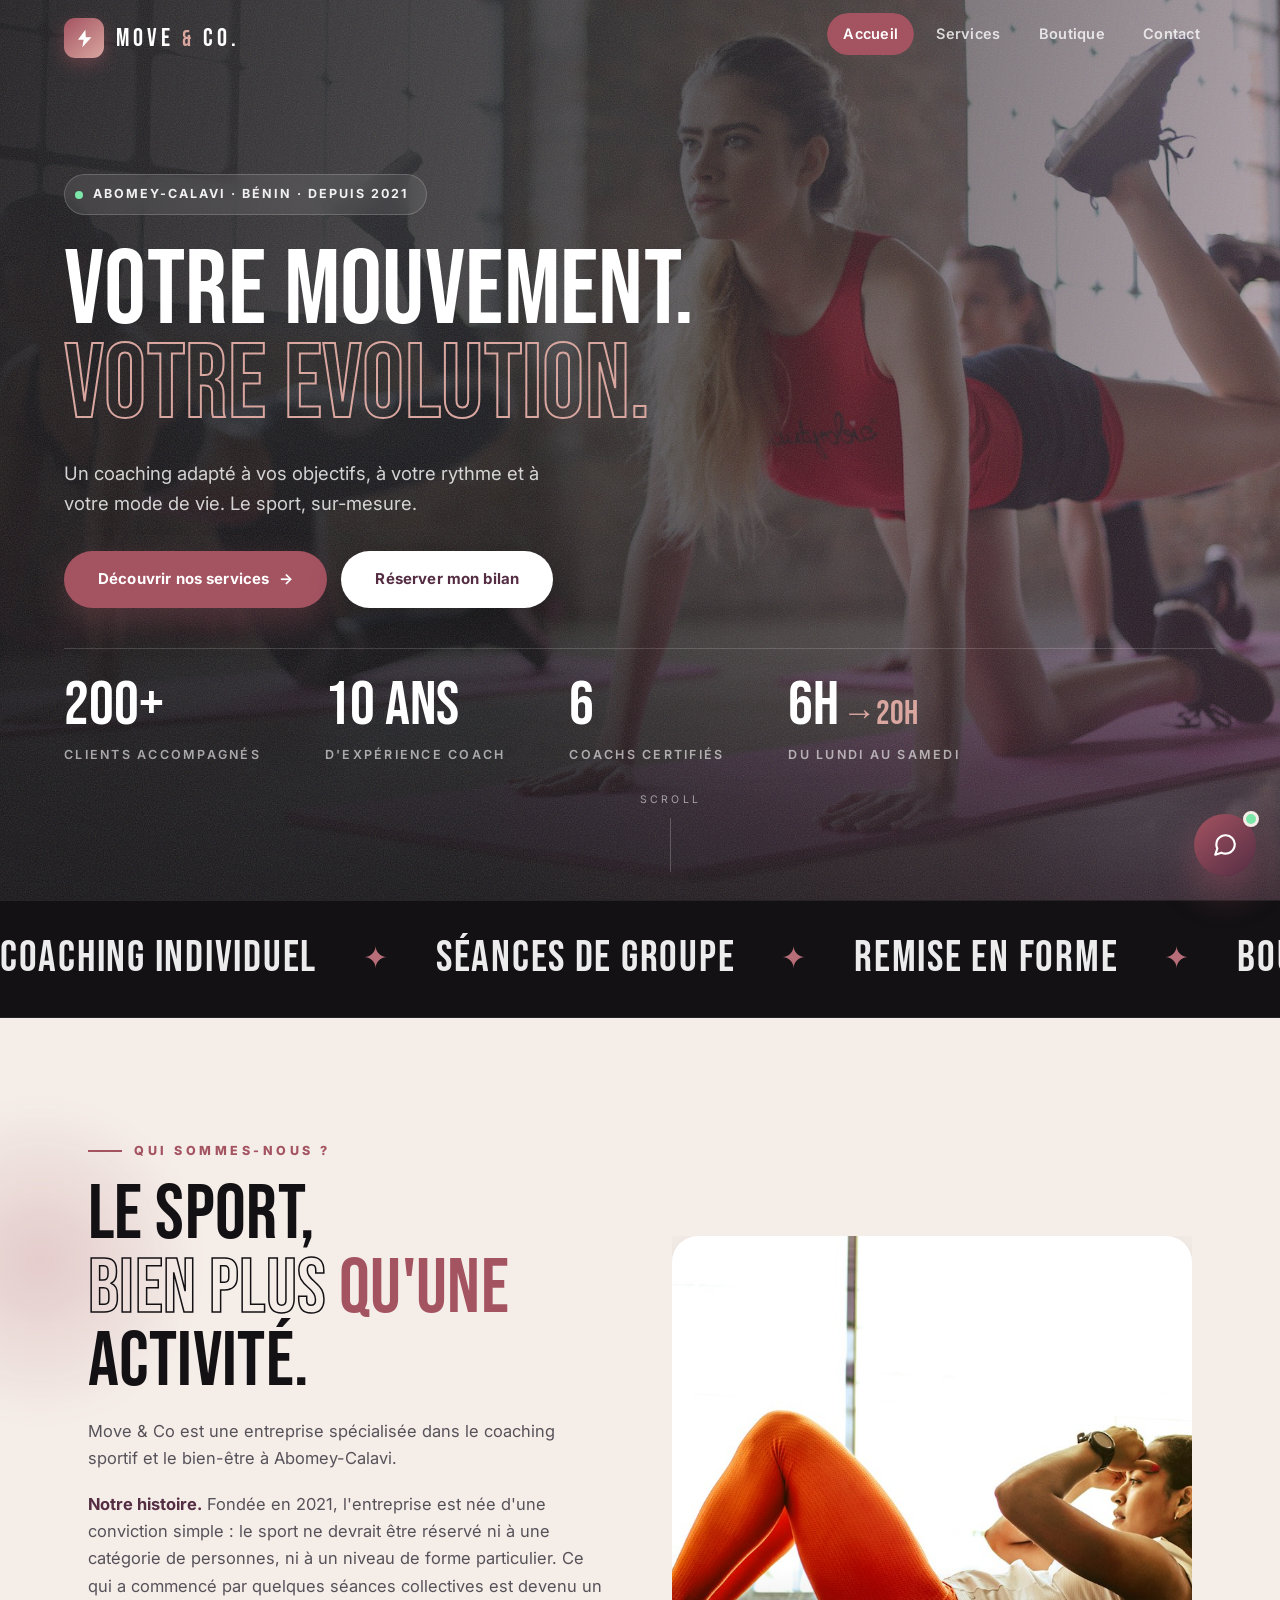
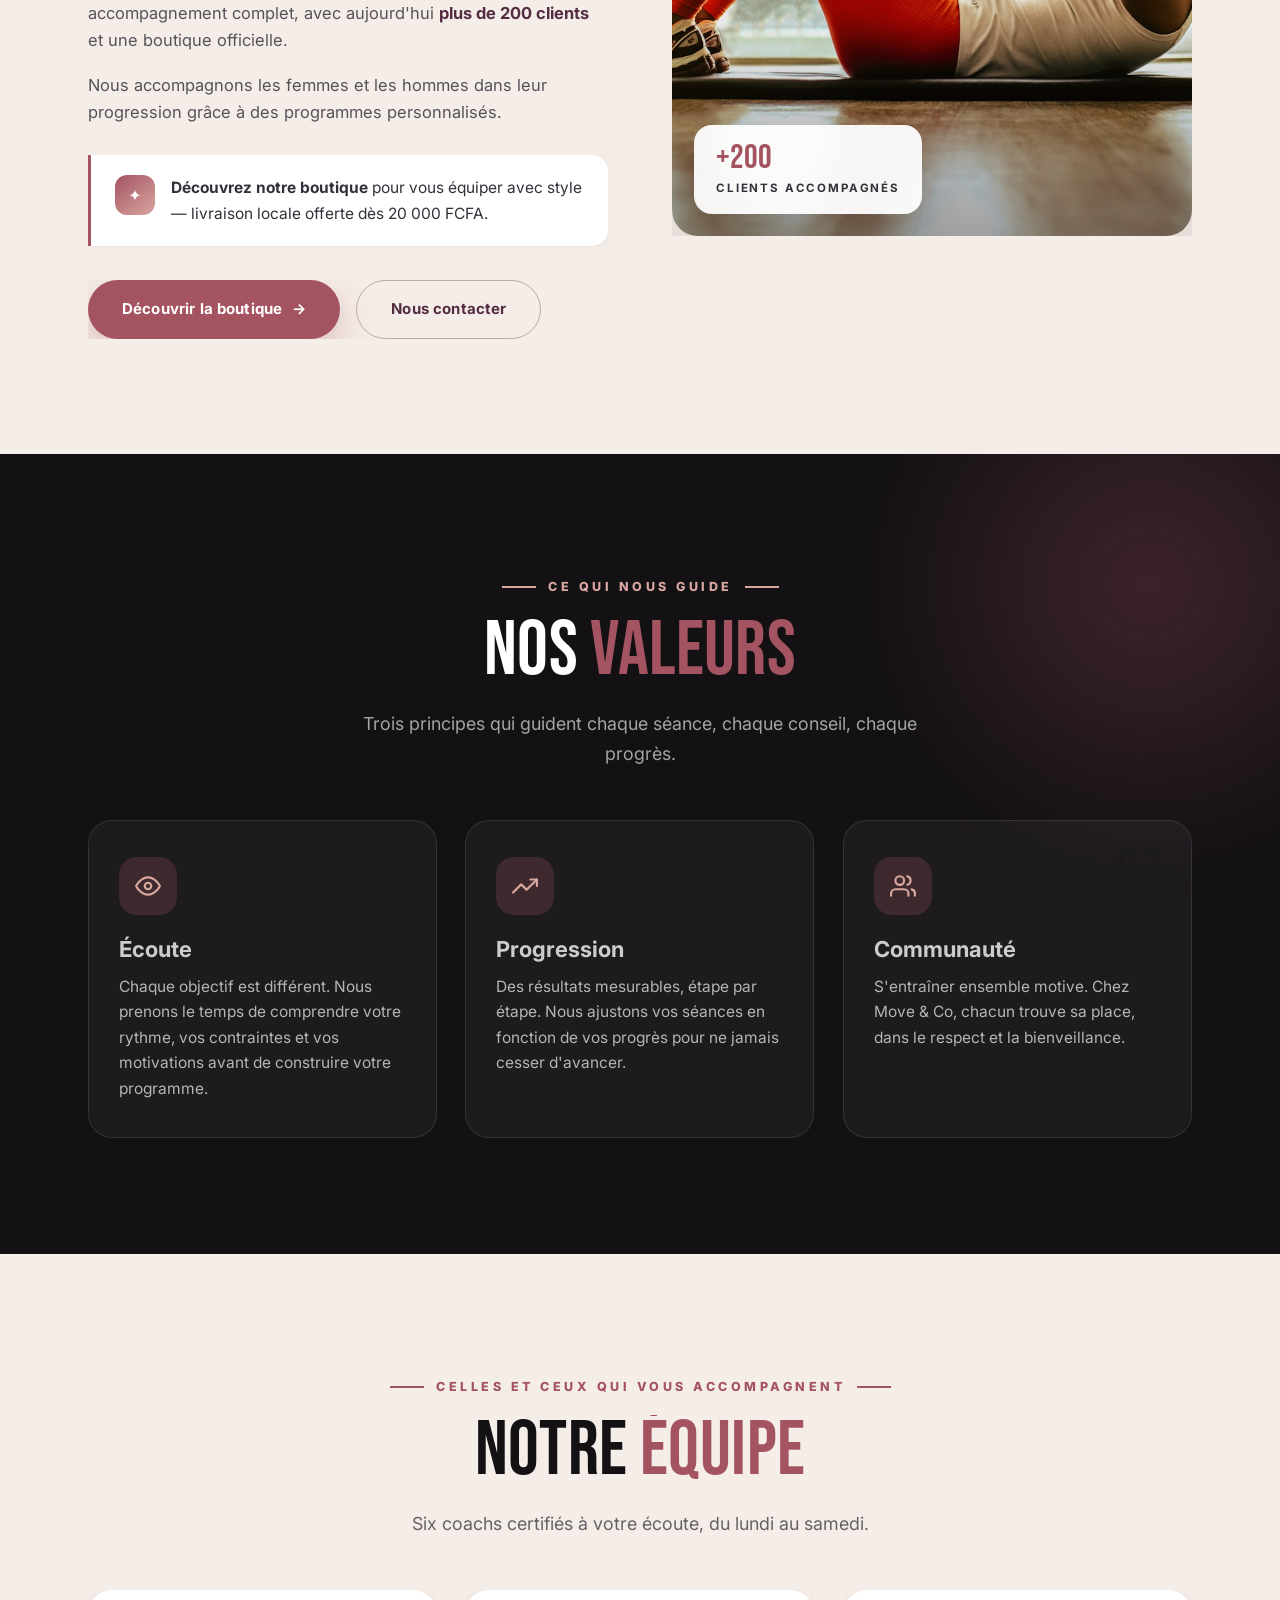
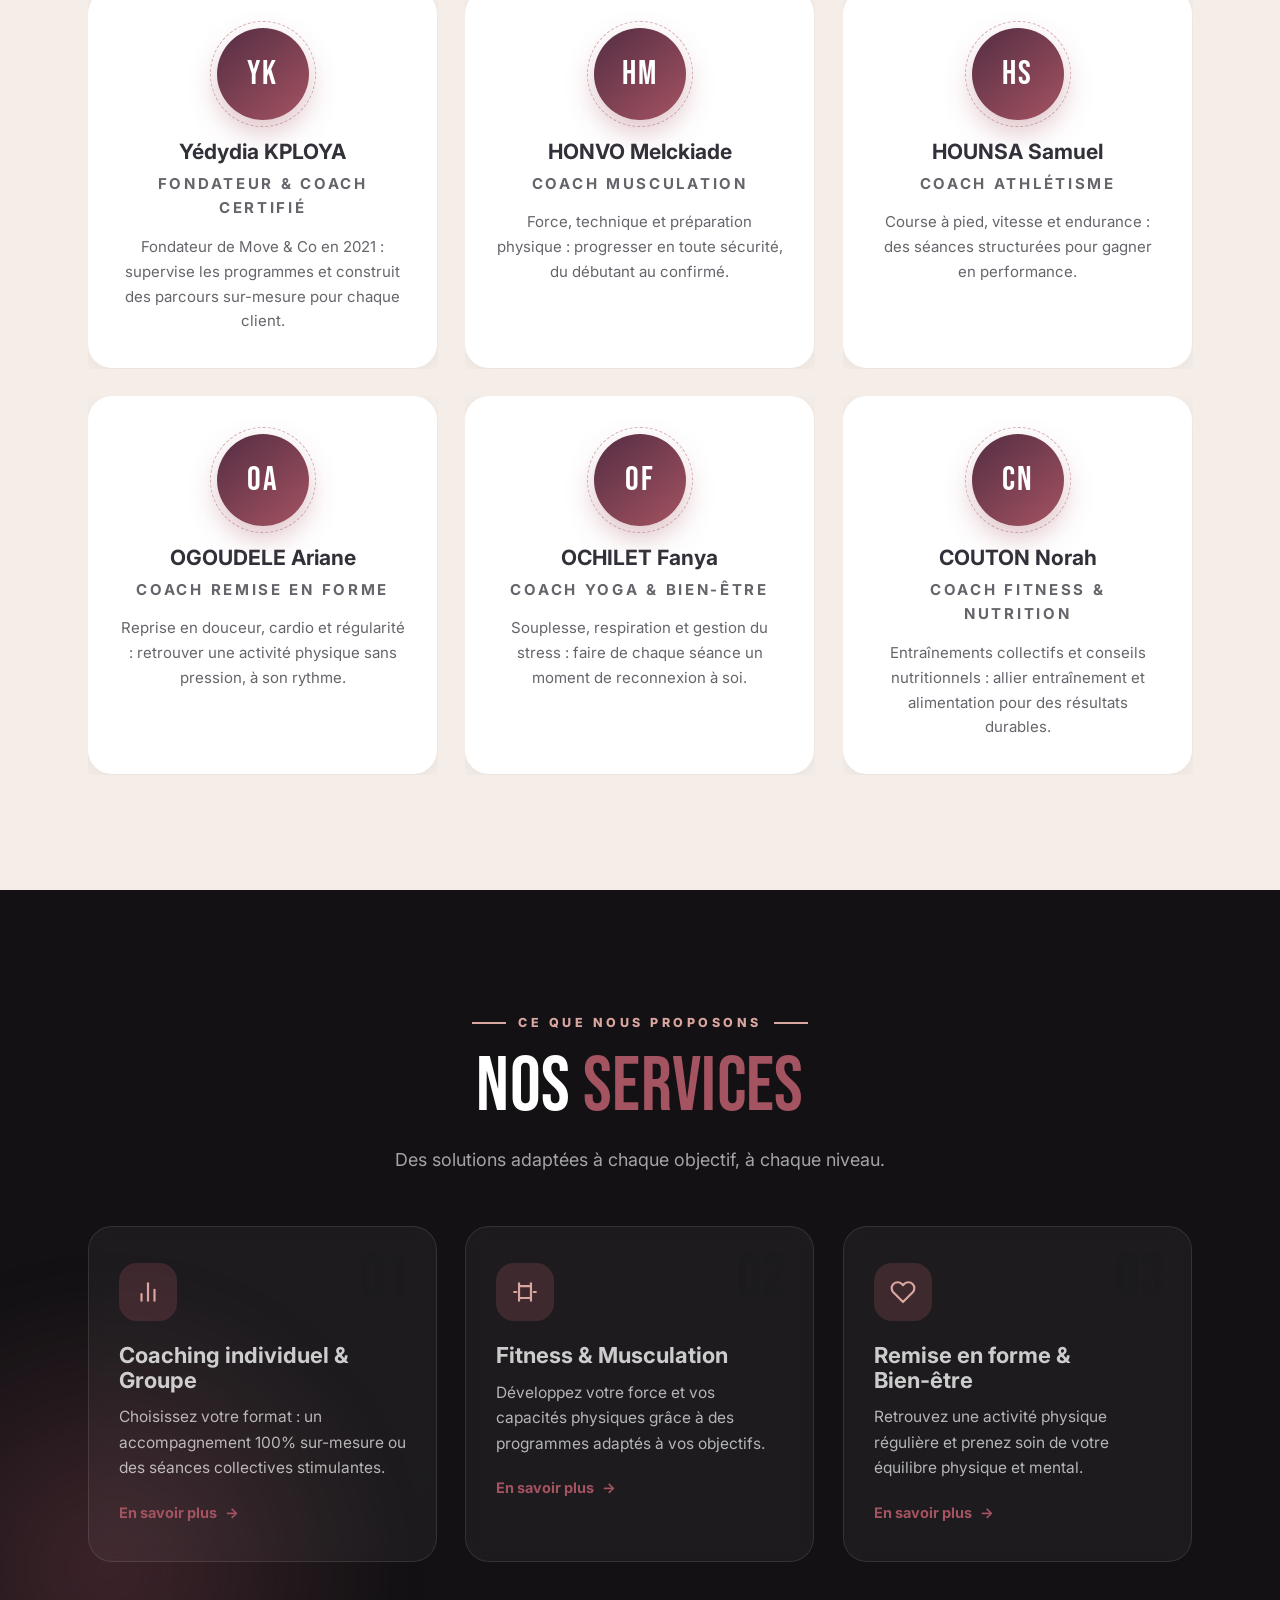
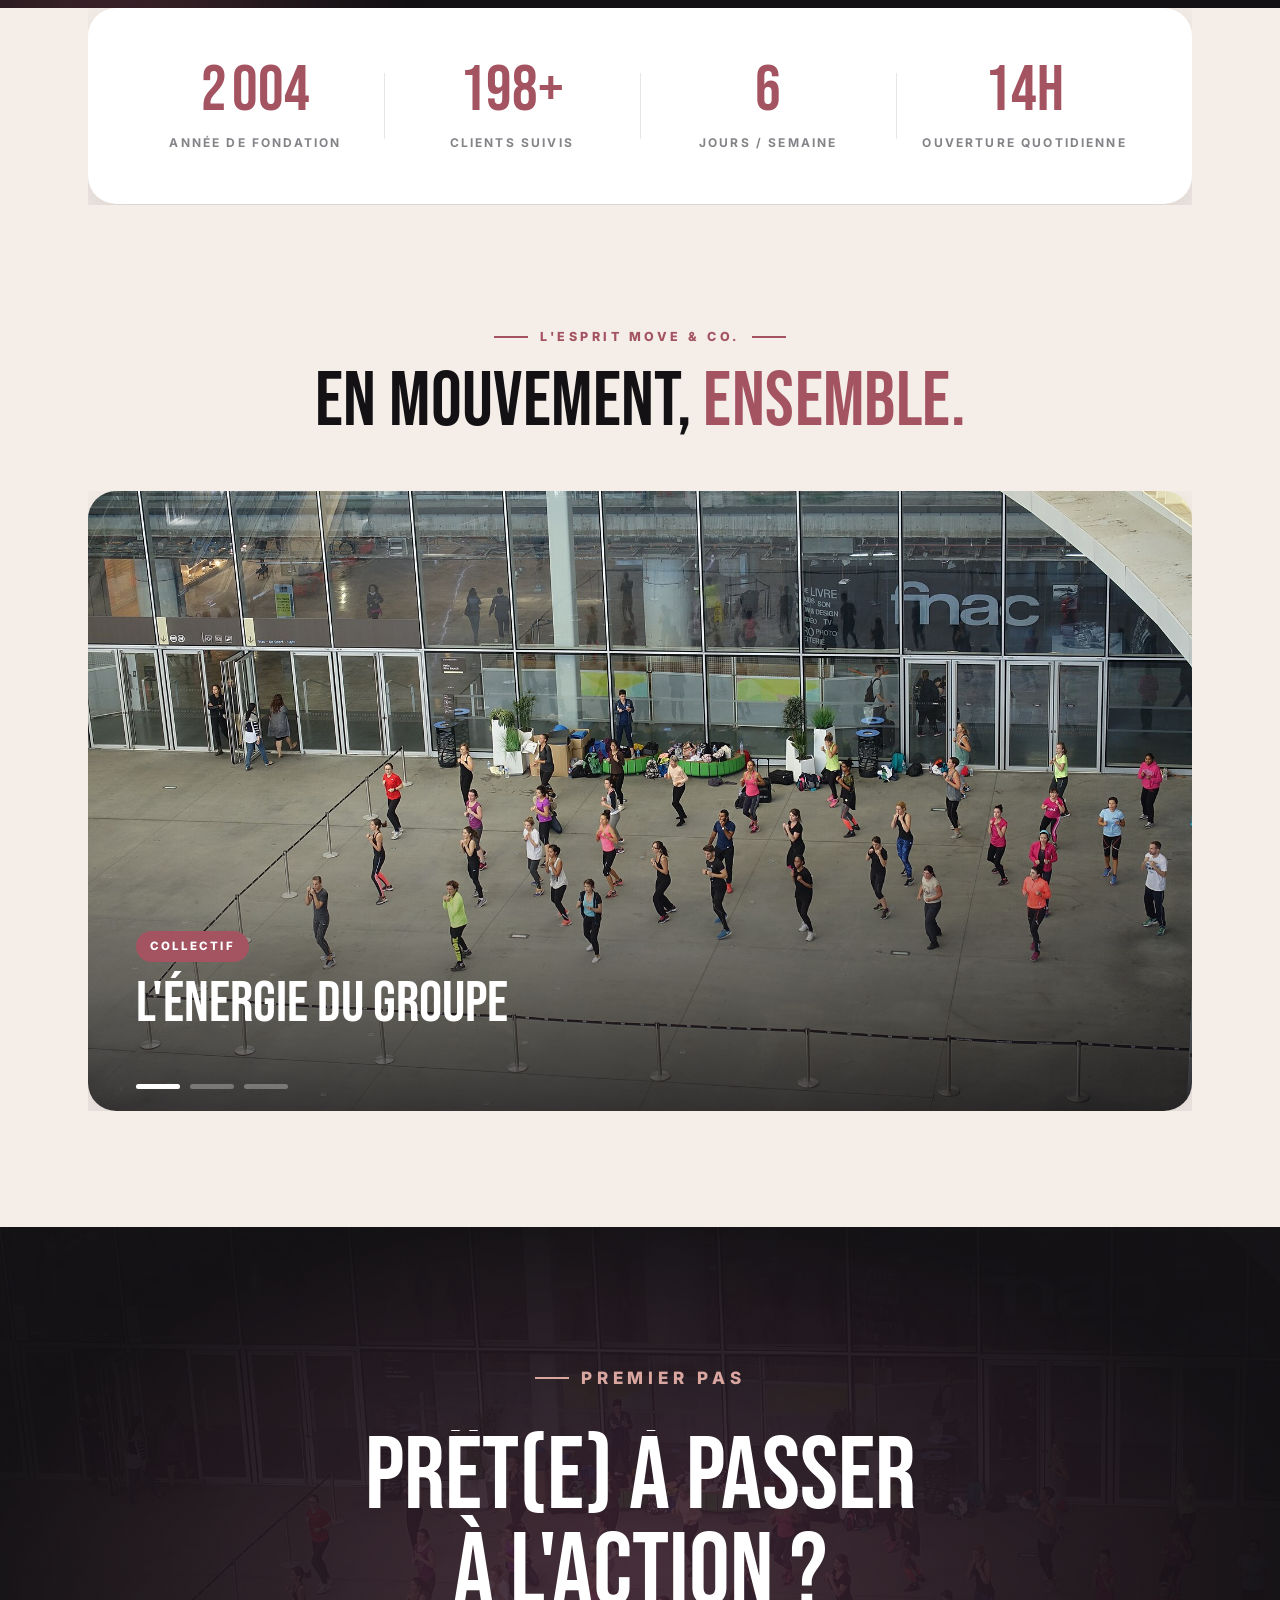
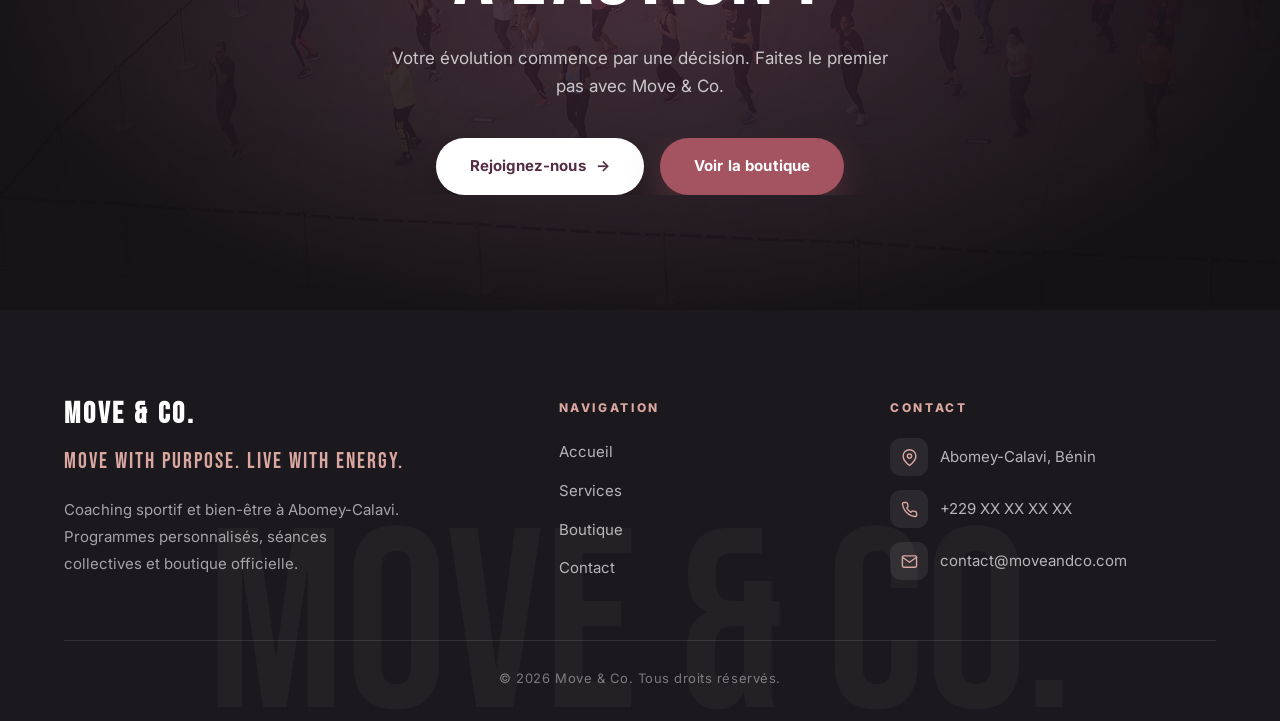
<file: index.html>
<!DOCTYPE html>
<html lang="fr">

<head>
    <meta charset="UTF-8">
    <meta name="viewport" content="width=device-width, initial-scale=1.0">
    <meta name="description" content="Move & Co, coaching sportif personnalisé à Abomey-Calavi : séances individuelles, collectives, remise en forme et boutique officielle.">
    <title>Move & Co | Coaching sportif à Abomey-Calavi</title>
    <link rel="icon" href="data:image/svg+xml,%3Csvg xmlns='http://www.w3.org/2000/svg' viewBox='0 0 24 24'%3E%3Cpath fill='%23A45361' d='M13 2L4.5 13.5H11L9.5 22L20 10.5H13.5L13 2Z'/%3E%3C/svg%3E">
    <link rel="stylesheet" href="style.css?v=5">
</head>

<body>

<div class="scroll-progress" aria-hidden="true"></div>

<!-- ================= NAVIGATION ================= -->
<nav class="navigation">
    <div class="nav-interieur">

        <a class="logo" href="index.html" aria-label="Move & Co — Accueil">
            <span class="logo-marque">
                <svg xmlns="http://www.w3.org/2000/svg" viewBox="0 0 24 24" fill="white" width="21" height="21" aria-hidden="true">
                    <path d="M13 2L4.5 13.5H11L9.5 22L20 10.5H13.5L13 2Z"/>
                </svg>
            </span>
            <span class="logo-texte">MOVE <em>&amp;</em> CO.</span>
        </a>

        <ul class="nav-liens">
            <li><a class="nav-link actif" href="index.html"><span>Accueil</span></a></li>
            <li><a class="nav-link" href="services.html"><span>Services</span></a></li>
            <li><a class="nav-link" href="boutique.html"><span>Boutique</span></a></li>
            <li><a class="nav-link" href="contact.html"><span>Contact</span></a></li>
        </ul>

        <details class="menu-mobile">
            <summary aria-label="Ouvrir le menu">
                <span class="hamburger" aria-hidden="true"><span></span><span></span><span></span></span>
            </summary>
            <ul class="nav-mobile-liens">
                <li><a class="nav-link actif" href="index.html">Accueil</a></li>
                <li><a class="nav-link" href="services.html">Services</a></li>
                <li><a class="nav-link" href="boutique.html">Boutique</a></li>
                <li><a class="nav-link" href="contact.html">Contact</a></li>
            </ul>
        </details>

    </div>
</nav>


<main id="contenu">

<!-- ================= HERO ================= -->
<header class="hero">
    <div class="hero-media" data-parallax="0.12" aria-hidden="true"></div>

    <div class="hero-content">
        <p class="hero-badge"><span class="point"></span> Abomey-Calavi · Bénin · Depuis 2021</p>

        <h1>
            <span class="ligne" data-split>Votre mouvement.</span>
            <span class="ligne accent" data-split>Votre évolution.</span>
        </h1>

        <p class="hero-description">
            Un coaching adapté à vos objectifs, à votre rythme
            et à votre mode de vie. Le sport, sur-mesure.
        </p>

        <div class="hero-actions">
            <a href="services.html" class="btn-move">Découvrir nos services <span class="fleche">&rarr;</span></a>
            <a href="contact.html" class="btn-move btn-clair">Réserver mon bilan</a>
        </div>

        <div class="hero-stats">
            <div class="stat">
                <div class="stat-valeur"><span data-cible="200" data-suffixe="+">0</span></div>
                <div class="stat-libelle">Clients accompagnés</div>
            </div>
            <div class="stat">
                <div class="stat-valeur"><span data-cible="10" data-suffixe=" ans">0</span></div>
                <div class="stat-libelle">D'expérience coach</div>
            </div>
            <div class="stat">
                <div class="stat-valeur"><span data-cible="6">0</span></div>
                <div class="stat-libelle">Coachs certifiés</div>
            </div>
            <div class="stat">
                <div class="stat-valeur">6h<span class="unite">&rarr;20h</span></div>
                <div class="stat-libelle">Du lundi au samedi</div>
            </div>
        </div>
    </div>

    <div class="scroll-indicateur" aria-hidden="true">
        <span>Scroll</span>
        <span class="rail"></span>
    </div>
</header>


<!-- ================= MARQUEE ================= -->
<div class="marquee" aria-hidden="true">
    <div class="marquee-piste">
        <span class="marquee-item">Coaching individuel <span class="etoile">&#10022;</span> Séances de groupe <span class="etoile">&#10022;</span> Remise en forme <span class="etoile">&#10022;</span> <span class="outline">Boutique officielle</span> <span class="etoile">&#10022;</span></span>
        <span class="marquee-item">Coaching individuel <span class="etoile">&#10022;</span> Séances de groupe <span class="etoile">&#10022;</span> Remise en forme <span class="etoile">&#10022;</span> <span class="outline">Boutique officielle</span> <span class="etoile">&#10022;</span></span>
    </div>
</div>


<!-- ================= PRÉSENTATION ================= -->
<section class="presentation">
    <div class="visuel-tache" style="top:8%; left:-120px;" aria-hidden="true"></div>
    <div class="conteneur">

        <div class="grille-2">

            <div>
                <p class="petit-titre rv">Qui sommes-nous ?</p>

                <h2 class="titre-section rv" style="--d:.08s">
                    Le sport,<br>
                    <span class="outline">bien plus</span> <span class="accent">qu'une</span><br>
                    activité.
                </h2>

                <div class="texte-riche">
                    <p class="rv" style="--d:.16s">
                        Move &amp; Co est une entreprise spécialisée dans le coaching sportif
                        et le bien-être à Abomey-Calavi.
                    </p>

                    <p class="rv" style="--d:.24s">
                        <strong>Notre histoire.</strong> Fondée en 2021, l'entreprise est née d'une
                        conviction simple : le sport ne devrait être réservé ni à une catégorie de
                        personnes, ni à un niveau de forme particulier. Ce qui a commencé par quelques
                        séances collectives est devenu un accompagnement complet, avec aujourd'hui
                        <strong>plus de 200 clients</strong> et une boutique officielle.
                    </p>

                    <p class="rv" style="--d:.32s">
                        Nous accompagnons les femmes et les hommes dans leur progression grâce à
                        des programmes personnalisés.
                    </p>
                </div>

                <div class="encart rv" style="--d:.4s">
                    <span class="ico" aria-hidden="true">&#10022;</span>
                    <p style="font-size:15.5px;">
                        <strong>Découvrez notre boutique</strong> pour vous équiper avec style —
                        livraison locale offerte dès 20 000 FCFA.
                    </p>
                </div>

                <div class="boutons-groupes rv" style="--d:.48s">
                    <a href="boutique.html" class="btn-move">Découvrir la boutique <span class="fleche">&rarr;</span></a>
                    <a href="contact.html" class="btn-move btn-variation">Nous contacter</a>
                </div>
            </div>

            <div class="visuel-cadre rv-echelle rv" style="--d:.2s">
                <img src="images/presentation.jpg"
                     alt="Séance de coaching sportif personnalisé à Move & Co"
                     loading="lazy">
                <div class="visuel-badge">
                    <div class="grand">+200</div>
                    <div class="petit">Clients accompagnés</div>
                </div>
            </div>

        </div>
    </div>
</section>


<!-- ================= NOS VALEURS (SECTION SOMBRE) ================= -->
<section class="section-sombre">
    <div class="halo" aria-hidden="true"></div>
    <div class="conteneur">

        <div class="text-centre mb-5">
            <p class="petit-titre rv">Ce qui nous guide</p>
            <h2 class="titre-section rv" style="--d:.08s">Nos <span class="accent">valeurs</span></h2>
            <p class="sous-titre rv" style="--d:.16s">Trois principes qui guident chaque séance, chaque conseil, chaque progrès.</p>
        </div>

        <div class="grille-3">

            <article class="carte rv" style="--d:.1s">
                <span class="carte-numero" aria-hidden="true">01</span>
                <div class="carte-icone" aria-hidden="true">
                    <svg width="26" height="26" viewBox="0 0 24 24" fill="none" stroke="currentColor" stroke-width="2" stroke-linecap="round" stroke-linejoin="round"><path d="M1 12s4-8 11-8 11 8 11 8-4 8-11 8-11-8-11-8z"/><circle cx="12" cy="12" r="3"/></svg>
                </div>
                <h3>Écoute</h3>
                <p>Chaque objectif est différent. Nous prenons le temps de comprendre votre rythme,
                   vos contraintes et vos motivations avant de construire votre programme.</p>
            </article>

            <article class="carte rv" style="--d:.22s">
                <span class="carte-numero" aria-hidden="true">02</span>
                <div class="carte-icone" aria-hidden="true">
                    <svg width="26" height="26" viewBox="0 0 24 24" fill="none" stroke="currentColor" stroke-width="2" stroke-linecap="round" stroke-linejoin="round"><polyline points="23 6 13.5 15.5 8.5 10.5 1 18"/><polyline points="17 6 23 6 23 12"/></svg>
                </div>
                <h3>Progression</h3>
                <p>Des résultats mesurables, étape par étape. Nous ajustons vos séances en fonction
                   de vos progrès pour ne jamais cesser d'avancer.</p>
            </article>

            <article class="carte rv" style="--d:.34s">
                <span class="carte-numero" aria-hidden="true">03</span>
                <div class="carte-icone" aria-hidden="true">
                    <svg width="26" height="26" viewBox="0 0 24 24" fill="none" stroke="currentColor" stroke-width="2" stroke-linecap="round" stroke-linejoin="round"><path d="M17 21v-2a4 4 0 0 0-4-4H5a4 4 0 0 0-4 4v2"/><circle cx="9" cy="7" r="4"/><path d="M23 21v-2a4 4 0 0 0-3-3.87"/><path d="M16 3.13a4 4 0 0 1 0 7.75"/></svg>
                </div>
                <h3>Communauté</h3>
                <p>S'entraîner ensemble motive. Chez Move &amp; Co, chacun trouve sa place,
                   dans le respect et la bienveillance.</p>
            </article>

        </div>
    </div>
</section>


<!-- ================= L'ÉQUIPE ================= -->
<section>
    <div class="conteneur">

        <div class="text-centre mb-5">
            <p class="petit-titre rv">Celles et ceux qui vous accompagnent</p>
            <h2 class="titre-section rv" style="--d:.08s">Notre <span class="accent">équipe</span></h2>
            <p class="sous-titre rv" style="--d:.16s">Six coachs certifiés à votre écoute, du lundi au samedi.</p>
        </div>

        <div class="grille-3">

            <article class="carte-membre rv" style="--d:.1s">
                <span class="avatar" aria-hidden="true">YK</span>
                <h3>Yédydia KPLOYA</h3>
                <p class="membre-role">Fondateur &amp; coach certifié</p>
                <p>Fondateur de Move &amp; Co en 2021 : supervise les programmes
                   et construit des parcours sur-mesure pour chaque client.</p>
            </article>

            <article class="carte-membre rv" style="--d:.18s">
                <span class="avatar" aria-hidden="true">HM</span>
                <h3>HONVO Melckiade</h3>
                <p class="membre-role">Coach musculation</p>
                <p>Force, technique et préparation physique : progresser en toute
                   sécurité, du débutant au confirmé.</p>
            </article>

            <article class="carte-membre rv" style="--d:.26s">
                <span class="avatar" aria-hidden="true">HS</span>
                <h3>HOUNSA Samuel</h3>
                <p class="membre-role">Coach athlétisme</p>
                <p>Course à pied, vitesse et endurance : des séances structurées
                   pour gagner en performance.</p>
            </article>

            <article class="carte-membre rv" style="--d:.34s">
                <span class="avatar" aria-hidden="true">OA</span>
                <h3>OGOUDELE Ariane</h3>
                <p class="membre-role">Coach remise en forme</p>
                <p>Reprise en douceur, cardio et régularité : retrouver une activité
                   physique sans pression, à son rythme.</p>
            </article>

            <article class="carte-membre rv" style="--d:.42s">
                <span class="avatar" aria-hidden="true">OF</span>
                <h3>OCHILET Fanya</h3>
                <p class="membre-role">Coach yoga &amp; bien-être</p>
                <p>Souplesse, respiration et gestion du stress : faire de chaque
                   séance un moment de reconnexion à soi.</p>
            </article>

            <article class="carte-membre rv" style="--d:.5s">
                <span class="avatar" aria-hidden="true">CN</span>
                <h3>COUTON Norah</h3>
                <p class="membre-role">Coach fitness &amp; nutrition</p>
                <p>Entraînements collectifs et conseils nutritionnels : allier
                   entraînement et alimentation pour des résultats durables.</p>
            </article>

        </div>
    </div>
</section>


<!-- ================= SERVICES ================= -->
<section id="services" class="section-sombre">
    <div class="halo" style="top:auto; bottom:-200px; right:auto; left:-200px;" aria-hidden="true"></div>
    <div class="conteneur">

        <div class="text-centre mb-5">
            <p class="petit-titre rv">Ce que nous proposons</p>
            <h2 class="titre-section rv" style="--d:.08s">Nos <span class="accent">services</span></h2>
            <p class="sous-titre rv" style="--d:.16s">Des solutions adaptées à chaque objectif, à chaque niveau.</p>
        </div>

        <div class="grille-3">

            <article class="carte rv" style="--d:.1s">
                <span class="carte-numero" aria-hidden="true">01</span>
                <div class="carte-icone" aria-hidden="true">
                    <svg width="26" height="26" viewBox="0 0 24 24" fill="none" stroke="currentColor" stroke-width="2" stroke-linecap="round" stroke-linejoin="round"><path d="M18 20V10"/><path d="M12 20V4"/><path d="M6 20v-6"/></svg>
                </div>
                <h3>Coaching individuel &amp; Groupe</h3>
                <p>Choisissez votre format : un accompagnement 100% sur-mesure
                   ou des séances collectives stimulantes.</p>
                <a href="services.html" class="lien-savoir-plus">En savoir plus <span>&rarr;</span></a>
            </article>

            <article class="carte rv" style="--d:.22s">
                <span class="carte-numero" aria-hidden="true">02</span>
                <div class="carte-icone" aria-hidden="true">
                    <svg width="26" height="26" viewBox="0 0 24 24" fill="none" stroke="currentColor" stroke-width="2" stroke-linecap="round" stroke-linejoin="round"><path d="M6.5 6.5h11v11h-11z"/><path d="M2 12h2"/><path d="M20 12h2"/><path d="M6.5 6.5V4"/><path d="M17.5 6.5V4"/><path d="M6.5 20v-2.5"/><path d="M17.5 20v-2.5"/></svg>
                </div>
                <h3>Fitness &amp; Musculation</h3>
                <p>Développez votre force et vos capacités physiques grâce à des
                   programmes adaptés à vos objectifs.</p>
                <a href="services.html" class="lien-savoir-plus">En savoir plus <span>&rarr;</span></a>
            </article>

            <article class="carte rv" style="--d:.34s">
                <span class="carte-numero" aria-hidden="true">03</span>
                <div class="carte-icone" aria-hidden="true">
                    <svg width="26" height="26" viewBox="0 0 24 24" fill="none" stroke="currentColor" stroke-width="2" stroke-linecap="round" stroke-linejoin="round"><path d="M20.84 4.61a5.5 5.5 0 0 0-7.78 0L12 5.67l-1.06-1.06a5.5 5.5 0 0 0-7.78 7.78l1.06 1.06L12 21.23l7.78-7.78 1.06-1.06a5.5 5.5 0 0 0 0-7.78z"/></svg>
                </div>
                <h3>Remise en forme &amp; Bien-être</h3>
                <p>Retrouvez une activité physique régulière et prenez soin de votre
                   équilibre physique et mental.</p>
                <a href="services.html" class="lien-savoir-plus">En savoir plus <span>&rarr;</span></a>
            </article>

        </div>
    </div>
</section>


<!-- ================= CHIFFRES CLÉS ================= -->
<section style="padding-top:0; padding-bottom:0; background:var(--creme);">
    <div class="conteneur" style="padding-top:0;">
        <div class="chiffres rv-echelle rv">
            <div class="chiffre">
                <div class="chiffre-valeur"><span data-cible="2021">0</span></div>
                <div class="chiffre-libelle">Année de fondation</div>
            </div>
            <div class="chiffre">
                <div class="chiffre-valeur"><span data-cible="200" data-suffixe="+">0</span></div>
                <div class="chiffre-libelle">Clients suivis</div>
            </div>
            <div class="chiffre">
                <div class="chiffre-valeur"><span data-cible="6">0</span></div>
                <div class="chiffre-libelle">Jours / semaine</div>
            </div>
            <div class="chiffre">
                <div class="chiffre-valeur"><span data-cible="14" data-suffixe="h">0</span></div>
                <div class="chiffre-libelle">Ouverture quotidienne</div>
            </div>
        </div>
    </div>
</section>


<!-- ================= CARROUSEL ================= -->
<section style="background:var(--creme);">
    <div class="conteneur">

        <div class="text-centre mb-5">
            <p class="petit-titre rv">L'esprit Move &amp; Co.</p>
            <h2 class="titre-section rv" style="--d:.08s">En mouvement, <span class="accent">ensemble.</span></h2>
        </div>

        <div class="carrousel piste-1 rv" style="--d:.16s">

            <div class="carrousel-vue">
                <div class="carrousel-piste">
                    <figure class="carrousel-diapo">
                        <img src="images/sport1.jpg" alt="Cours de sport collectif en plein air" loading="lazy">
                        <figcaption class="carrousel-legende">
                            <span class="tag">Collectif</span>
                            <div class="gros">L'énergie du groupe</div>
                        </figcaption>
                    </figure>
                    <figure class="carrousel-diapo">
                        <img src="images/sport2.jpg" alt="Athlète en position de départ sur piste" loading="lazy">
                        <figcaption class="carrousel-legende">
                            <span class="tag">Performance</span>
                            <div class="gros">Repousser ses limites</div>
                        </figcaption>
                    </figure>
                    <figure class="carrousel-diapo">
                        <img src="images/sport3.jpg" alt="Séance de yoga au coucher du soleil" loading="lazy">
                        <figcaption class="carrousel-legende">
                            <span class="tag">Bien-être</span>
                            <div class="gros">Retrouver son équilibre</div>
                        </figcaption>
                    </figure>
                </div>
            </div>

            <div class="carrousel-nav" role="tablist" aria-label="Navigation du carrousel">
                <button class="carrousel-point actif" id="p1" type="button" aria-label="Image 1"></button>
                <button class="carrousel-point" id="p2" type="button" aria-label="Image 2"></button>
                <button class="carrousel-point" id="p3" type="button" aria-label="Image 3"></button>
            </div>

        </div>
    </div>
</section>


<!-- ================= CTA ================= -->
<section class="cta-final">
    <div class="fond" data-parallax="0.1" aria-hidden="true"></div>
    <div class="conteneur">
        <p class="petit-titre rv" style="color:var(--nude);">Premier pas</p>
        <h2 class="rv" style="--d:.08s">Prêt(e) à passer<br>à l'action ?</h2>
        <p class="rv" style="--d:.16s">Votre évolution commence par une décision.
            Faites le premier pas avec Move &amp; Co.</p>
        <div class="boutons-groupes rv" style="--d:.24s">
            <a href="contact.html" class="btn-move btn-clair">Rejoignez-nous <span class="fleche">&rarr;</span></a>
            <a href="boutique.html" class="btn-move">Voir la boutique</a>
        </div>
    </div>
</section>

</main>


<!-- ================= PIED DE PAGE ================= -->
<footer>
    <div class="footer-grille">

        <div>
            <h3>MOVE &amp; CO.</h3>
            <p class="footer-tagline">Move with purpose. Live with energy.</p>
            <p style="margin-top:14px;max-width:340px;">Coaching sportif et bien-être à Abomey-Calavi.
                Programmes personnalisés, séances collectives et boutique officielle.</p>
        </div>

        <div>
            <h4>Navigation</h4>
            <ul class="footer-liens">
                <li><a href="index.html">Accueil</a></li>
                <li><a href="services.html">Services</a></li>
                <li><a href="boutique.html">Boutique</a></li>
                <li><a href="contact.html">Contact</a></li>
            </ul>
        </div>

        <div>
            <h4>Contact</h4>
            <div class="footer-contact-item">
                <span class="ico" aria-hidden="true">
                    <svg width="17" height="17" viewBox="0 0 24 24" fill="none" stroke="currentColor" stroke-width="2" stroke-linecap="round" stroke-linejoin="round"><path d="M21 10c0 7-9 13-9 13s-9-6-9-13a9 9 0 0 1 18 0z"/><circle cx="12" cy="10" r="3"/></svg>
                </span>
                <span>Abomey-Calavi, Bénin</span>
            </div>
            <div class="footer-contact-item">
                <span class="ico" aria-hidden="true">
                    <svg width="17" height="17" viewBox="0 0 24 24" fill="none" stroke="currentColor" stroke-width="2" stroke-linecap="round" stroke-linejoin="round"><path d="M22 16.92v3a2 2 0 0 1-2.18 2 19.79 19.79 0 0 1-8.63-3.07 19.5 19.5 0 0 1-6-6A19.79 19.79 0 0 1 2.12 4.18 2 2 0 0 1 4.11 2h3a2 2 0 0 1 2 1.72c.13.96.36 1.9.7 2.81a2 2 0 0 1-.45 2.11L8.09 9.91a16 16 0 0 0 6 6l1.27-1.27a2 2 0 0 1 2.11-.45c.91.34 1.85.57 2.81.7A2 2 0 0 1 22 16.92z"/></svg>
                </span>
                <span>+229 XX XX XX XX</span>
            </div>
            <div class="footer-contact-item">
                <span class="ico" aria-hidden="true">
                    <svg width="17" height="17" viewBox="0 0 24 24" fill="none" stroke="currentColor" stroke-width="2" stroke-linecap="round" stroke-linejoin="round"><path d="M4 4h16c1.1 0 2 .9 2 2v12c0 1.1-.9 2-2 2H4c-1.1 0-2-.9-2-2V6c0-1.1.9-2 2-2z"/><polyline points="22,6 12,13 2,6"/></svg>
                </span>
                <span>contact@moveandco.com</span>
            </div>
        </div>

    </div>

    <p class="copyright">&copy; 2026 Move &amp; Co. Tous droits réservés.</p>
</footer>

<button class="haut-page" type="button" aria-label="Retour en haut">
    <svg width="20" height="20" viewBox="0 0 24 24" fill="none" stroke="currentColor" stroke-width="2.2" stroke-linecap="round" stroke-linejoin="round"><line x1="12" y1="19" x2="12" y2="5"/><polyline points="5 12 12 5 19 12"/></svg>
</button>

<script src="chatbot.js?v=2" defer></script>
<script src="main.js?v=4" defer></script>
</body>
</html>
</file>
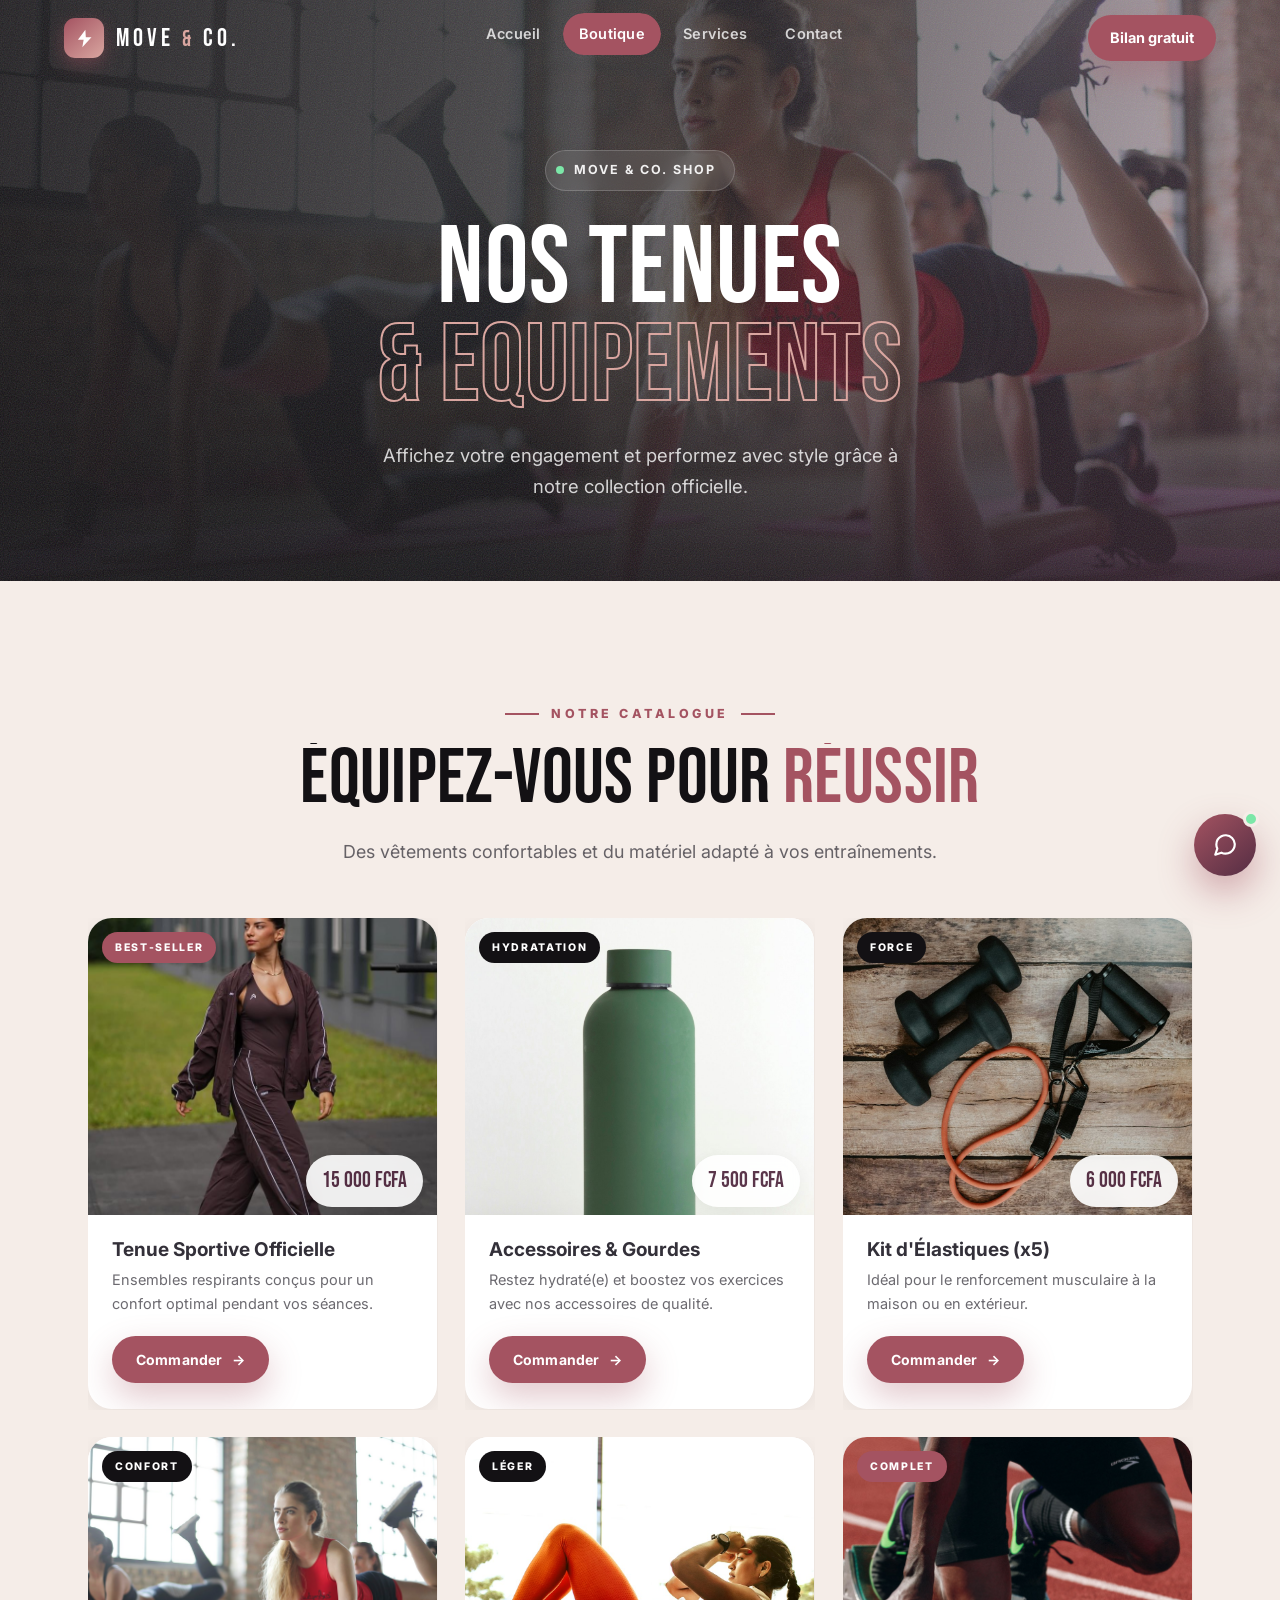
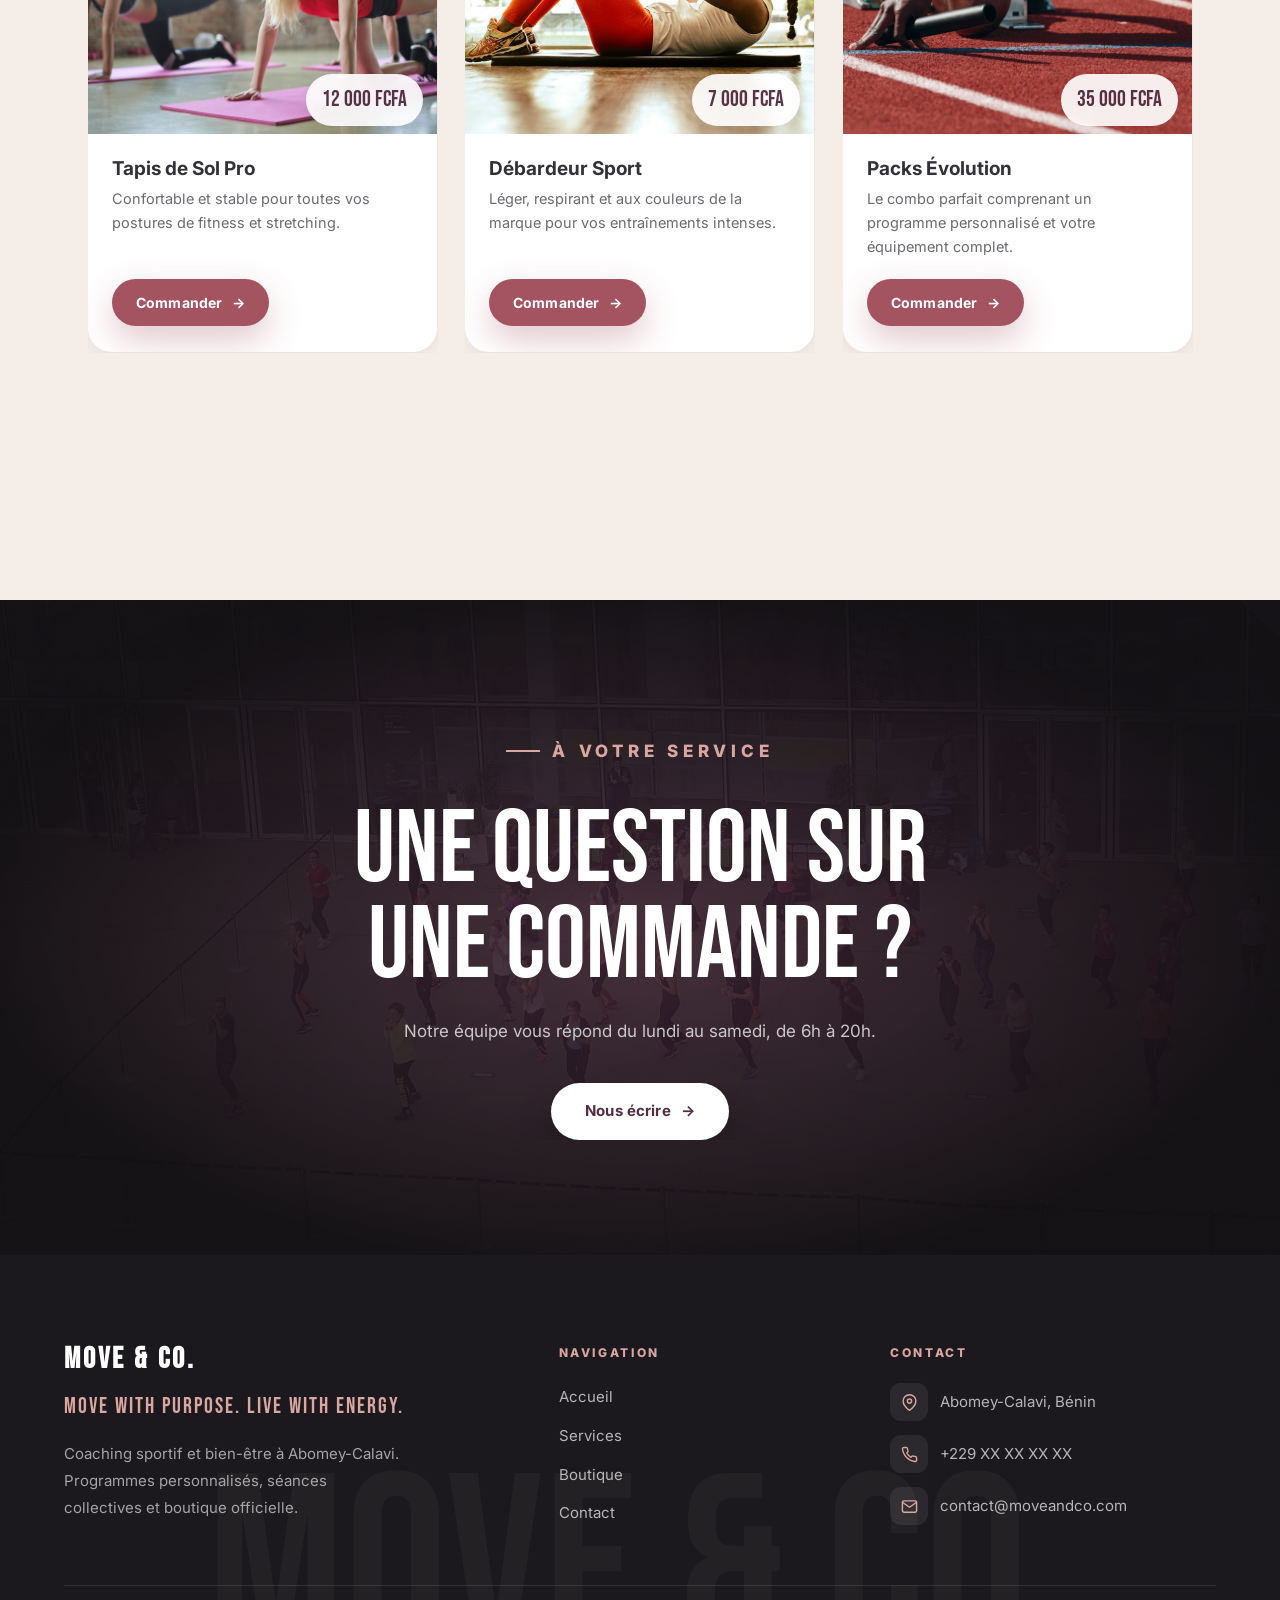
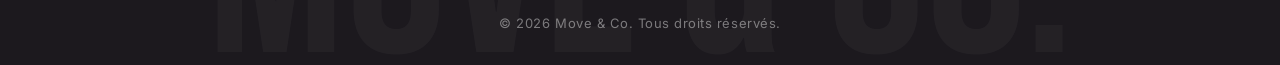
<file: boutique.html>
<!DOCTYPE html>
<html lang="fr">

<head>
    <meta charset="UTF-8">
    <meta name="viewport" content="width=device-width, initial-scale=1.0">
    <meta name="description" content="Boutique Move & Co : tenues de sport, accessoires et packs d'entraînement officiels à Abomey-Calavi.">
    <title>Move & Co | Boutique &amp; Équipements</title>
    <link rel="icon" href="data:image/svg+xml,%3Csvg xmlns='http://www.w3.org/2000/svg' viewBox='0 0 24 24'%3E%3Cpath fill='%23A45361' d='M13 2L4.5 13.5H11L9.5 22L20 10.5H13.5L13 2Z'/%3E%3C/svg%3E">
    <link rel="stylesheet" href="style.css?v=5">
</head>

<body>

<div class="scroll-progress" aria-hidden="true"></div>

<nav class="navigation">
    <div class="nav-interieur">

        <a class="logo" href="index.html" aria-label="Move & Co — Accueil">
            <span class="logo-marque">
                <svg xmlns="http://www.w3.org/2000/svg" viewBox="0 0 24 24" fill="white" width="21" height="21" aria-hidden="true">
                    <path d="M13 2L4.5 13.5H11L9.5 22L20 10.5H13.5L13 2Z"/>
                </svg>
            </span>
            <span class="logo-texte">MOVE <em>&amp;</em> CO.</span>
        </a>

        <ul class="nav-liens">
            <li><a class="nav-link" href="index.html"><span>Accueil</span></a></li>
            <li><a class="nav-link actif" href="boutique.html"><span>Boutique</span></a></li>
            <li><a class="nav-link" href="services.html"><span>Services</span></a></li>
            <li><a class="nav-link" href="contact.html"><span>Contact</span></a></li>
        </ul>

        <a href="contact.html" class="nav-cta nav-cta-desktop">Bilan gratuit</a>

        <details class="menu-mobile">
            <summary aria-label="Ouvrir le menu">
                <span class="hamburger" aria-hidden="true"><span></span><span></span><span></span></span>
            </summary>
            <ul class="nav-mobile-liens">
                <li><a class="nav-link" href="index.html">Accueil</a></li>
                <li><a class="nav-link actif" href="boutique.html">Boutique</a></li>
                <li><a class="nav-link" href="services.html">Services</a></li>
                <li><a class="nav-link" href="contact.html">Contact</a></li>
                <li><a class="nav-cta" href="contact.html" style="justify-content:center;margin-top:6px;">Bilan gratuit</a></li>
            </ul>
        </details>

    </div>
</nav>


<main id="contenu">

<!-- ================= HERO INTERNE ================= -->
<header class="hero hero-compact">
    <div class="hero-media" data-parallax="0.1" aria-hidden="true"></div>

    <div class="hero-content">
        <p class="hero-badge"><span class="point"></span> Move &amp; Co. Shop</p>

        <h1><span class="ligne" data-split>Nos tenues</span>
            <span class="ligne accent" data-split>&amp; équipements</span></h1>

        <p class="hero-description">
            Affichez votre engagement et performez avec style
            grâce à notre collection officielle.
        </p>
    </div>
</header>


<!-- ================= PRODUITS ================= -->
<section>
    <div class="conteneur">

        <div class="text-centre mb-5">
            <p class="petit-titre rv">Notre catalogue</p>
            <h2 class="titre-section rv" style="--d:.08s">Équipez-vous pour <span class="accent">réussir</span></h2>
            <p class="sous-titre rv" style="--d:.16s">Des vêtements confortables et du matériel adapté à vos entraînements.</p>
        </div>

        <div class="grille-3">

            <article class="produit rv" style="--d:.1s">
                <div class="produit-media">
                    <span class="produit-tag populaire">Best-seller</span>
                    <img src="images/tenuedesport.jpg" alt="Tenue de sport Move & Co" loading="lazy">
                    <span class="produit-prix">15 000 FCFA</span>
                </div>
                <div class="produit-corps">
                    <h3>Tenue Sportive Officielle</h3>
                    <p>Ensembles respirants conçus pour un confort optimal pendant vos séances.</p>
                    <a href="contact.html" class="btn-move btn-petit">Commander <span class="fleche">&rarr;</span></a>
                </div>
            </article>

            <article class="produit rv" style="--d:.2s">
                <div class="produit-media">
                    <span class="produit-tag">Hydratation</span>
                    <img src="images/accessoires.jpg" alt="Gourde de sport officielle Move & Co" loading="lazy">
                    <span class="produit-prix">7 500 FCFA</span>
                </div>
                <div class="produit-corps">
                    <h3>Accessoires &amp; Gourdes</h3>
                    <p>Restez hydraté(e) et boostez vos exercices avec nos accessoires de qualité.</p>
                    <a href="contact.html" class="btn-move btn-petit">Commander <span class="fleche">&rarr;</span></a>
                </div>
            </article>

            <article class="produit rv" style="--d:.3s">
                <div class="produit-media">
                    <span class="produit-tag">Force</span>
                    <img src="images/goodies.jpg" alt="Kit d'élastiques et haltères de résistance" loading="lazy">
                    <span class="produit-prix">6 000 FCFA</span>
                </div>
                <div class="produit-corps">
                    <h3>Kit d'Élastiques (x5)</h3>
                    <p>Idéal pour le renforcement musculaire à la maison ou en extérieur.</p>
                    <a href="contact.html" class="btn-move btn-petit">Commander <span class="fleche">&rarr;</span></a>
                </div>
            </article>

            <article class="produit rv" style="--d:.1s">
                <div class="produit-media">
                    <span class="produit-tag">Confort</span>
                    <img src="images/hero.jpg" alt="Tapis de sol antidérapant en séance de fitness" loading="lazy">
                    <span class="produit-prix">12 000 FCFA</span>
                </div>
                <div class="produit-corps">
                    <h3>Tapis de Sol Pro</h3>
                    <p>Confortable et stable pour toutes vos postures de fitness et stretching.</p>
                    <a href="contact.html" class="btn-move btn-petit">Commander <span class="fleche">&rarr;</span></a>
                </div>
            </article>

            <article class="produit rv" style="--d:.2s">
                <div class="produit-media">
                    <span class="produit-tag">Léger</span>
                    <img src="images/presentation.jpg" alt="Débardeur sport Move & Co" loading="lazy">
                    <span class="produit-prix">7 000 FCFA</span>
                </div>
                <div class="produit-corps">
                    <h3>Débardeur Sport</h3>
                    <p>Léger, respirant et aux couleurs de la marque pour vos entraînements intenses.</p>
                    <a href="contact.html" class="btn-move btn-petit">Commander <span class="fleche">&rarr;</span></a>
                </div>
            </article>

            <article class="produit rv" style="--d:.3s">
                <div class="produit-media">
                    <span class="produit-tag populaire">Complet</span>
                    <img src="images/sport2.jpg" alt="Pack Évolution Move & Co" loading="lazy">
                    <span class="produit-prix">35 000 FCFA</span>
                </div>
                <div class="produit-corps">
                    <h3>Packs Évolution</h3>
                    <p>Le combo parfait comprenant un programme personnalisé et votre équipement complet.</p>
                    <a href="contact.html" class="btn-move btn-petit">Commander <span class="fleche">&rarr;</span></a>
                </div>
            </article>

        </div>

        <div class="bandeau-info rv">
            <span class="item">
                <svg width="19" height="19" viewBox="0 0 24 24" fill="none" stroke="currentColor" stroke-width="2" stroke-linecap="round" stroke-linejoin="round"><rect x="1" y="3" width="15" height="13"/><polygon points="16 8 20 8 23 11 23 16 16 16 16 8"/><circle cx="5.5" cy="18.5" r="2.5"/><circle cx="18.5" cy="18.5" r="2.5"/></svg>
                Livraison locale offerte dès 20 000 FCFA
            </span>
            <span class="item">
                <svg width="19" height="19" viewBox="0 0 24 24" fill="none" stroke="currentColor" stroke-width="2" stroke-linecap="round" stroke-linejoin="round"><rect x="2" y="5" width="20" height="14" rx="2"/><line x1="2" y1="10" x2="22" y2="10"/></svg>
                Paiement à la livraison
            </span>
            <span class="item">
                <svg width="19" height="19" viewBox="0 0 24 24" fill="none" stroke="currentColor" stroke-width="2" stroke-linecap="round" stroke-linejoin="round"><path d="M22 11.08V12a10 10 0 1 1-5.93-9.14"/><polyline points="22 4 12 14.01 9 11.01"/></svg>
                Produits officiels Move &amp; Co
            </span>
            <span class="item">
                <svg width="19" height="19" viewBox="0 0 24 24" fill="none" stroke="currentColor" stroke-width="2" stroke-linecap="round" stroke-linejoin="round"><circle cx="12" cy="12" r="10"/><polyline points="12 6 12 12 16 14"/></svg>
                Réponse sous 24h
            </span>
        </div>

    </div>
</section>


<!-- ================= CTA ================= -->
<section class="cta-final">
    <div class="fond" data-parallax="0.1" aria-hidden="true"></div>
    <div class="conteneur">
        <p class="petit-titre rv" style="color:var(--nude);">À votre service</p>
        <h2 class="rv" style="--d:.08s">Une question sur<br>une commande ?</h2>
        <p class="rv" style="--d:.16s">Notre équipe vous répond du lundi au samedi, de 6h à 20h.</p>
        <div class="boutons-groupes rv" style="--d:.24s">
            <a href="contact.html" class="btn-move btn-clair">Nous écrire <span class="fleche">&rarr;</span></a>
        </div>
    </div>
</section>

</main>


<footer>
    <div class="footer-grille">
        <div>
            <h3>MOVE &amp; CO.</h3>
            <p class="footer-tagline">Move with purpose. Live with energy.</p>
            <p style="margin-top:14px;max-width:340px;">Coaching sportif et bien-être à Abomey-Calavi.
                Programmes personnalisés, séances collectives et boutique officielle.</p>
        </div>
        <div>
            <h4>Navigation</h4>
            <ul class="footer-liens">
                <li><a href="index.html">Accueil</a></li>
                <li><a href="services.html">Services</a></li>
                <li><a href="boutique.html">Boutique</a></li>
                <li><a href="contact.html">Contact</a></li>
            </ul>
        </div>
        <div>
            <h4>Contact</h4>
            <div class="footer-contact-item">
                <span class="ico" aria-hidden="true"><svg width="17" height="17" viewBox="0 0 24 24" fill="none" stroke="currentColor" stroke-width="2" stroke-linecap="round" stroke-linejoin="round"><path d="M21 10c0 7-9 13-9 13s-9-6-9-13a9 9 0 0 1 18 0z"/><circle cx="12" cy="10" r="3"/></svg></span>
                <span>Abomey-Calavi, Bénin</span>
            </div>
            <div class="footer-contact-item">
                <span class="ico" aria-hidden="true"><svg width="17" height="17" viewBox="0 0 24 24" fill="none" stroke="currentColor" stroke-width="2" stroke-linecap="round" stroke-linejoin="round"><path d="M22 16.92v3a2 2 0 0 1-2.18 2 19.79 19.79 0 0 1-8.63-3.07 19.5 19.5 0 0 1-6-6A19.79 19.79 0 0 1 2.12 4.18 2 2 0 0 1 4.11 2h3a2 2 0 0 1 2 1.72c.13.96.36 1.9.7 2.81a2 2 0 0 1-.45 2.11L8.09 9.91a16 16 0 0 0 6 6l1.27-1.27a2 2 0 0 1 2.11-.45c.91.34 1.85.57 2.81.7A2 2 0 0 1 22 16.92z"/></svg></span>
                <span>+229 XX XX XX XX</span>
            </div>
            <div class="footer-contact-item">
                <span class="ico" aria-hidden="true"><svg width="17" height="17" viewBox="0 0 24 24" fill="none" stroke="currentColor" stroke-width="2" stroke-linecap="round" stroke-linejoin="round"><path d="M4 4h16c1.1 0 2 .9 2 2v12c0 1.1-.9 2-2 2H4c-1.1 0-2-.9-2-2V6c0-1.1.9-2 2-2z"/><polyline points="22,6 12,13 2,6"/></svg></span>
                <span>contact@moveandco.com</span>
            </div>
        </div>
    </div>
    <p class="copyright">&copy; 2026 Move &amp; Co. Tous droits réservés.</p>
</footer>

<button class="haut-page" type="button" aria-label="Retour en haut">
    <svg width="20" height="20" viewBox="0 0 24 24" fill="none" stroke="currentColor" stroke-width="2.2" stroke-linecap="round" stroke-linejoin="round"><line x1="12" y1="19" x2="12" y2="5"/><polyline points="5 12 12 5 19 12"/></svg>
</button>

<script src="chatbot.js?v=2" defer></script>
<script src="main.js?v=4" defer></script>
</body>
</html>
</file>
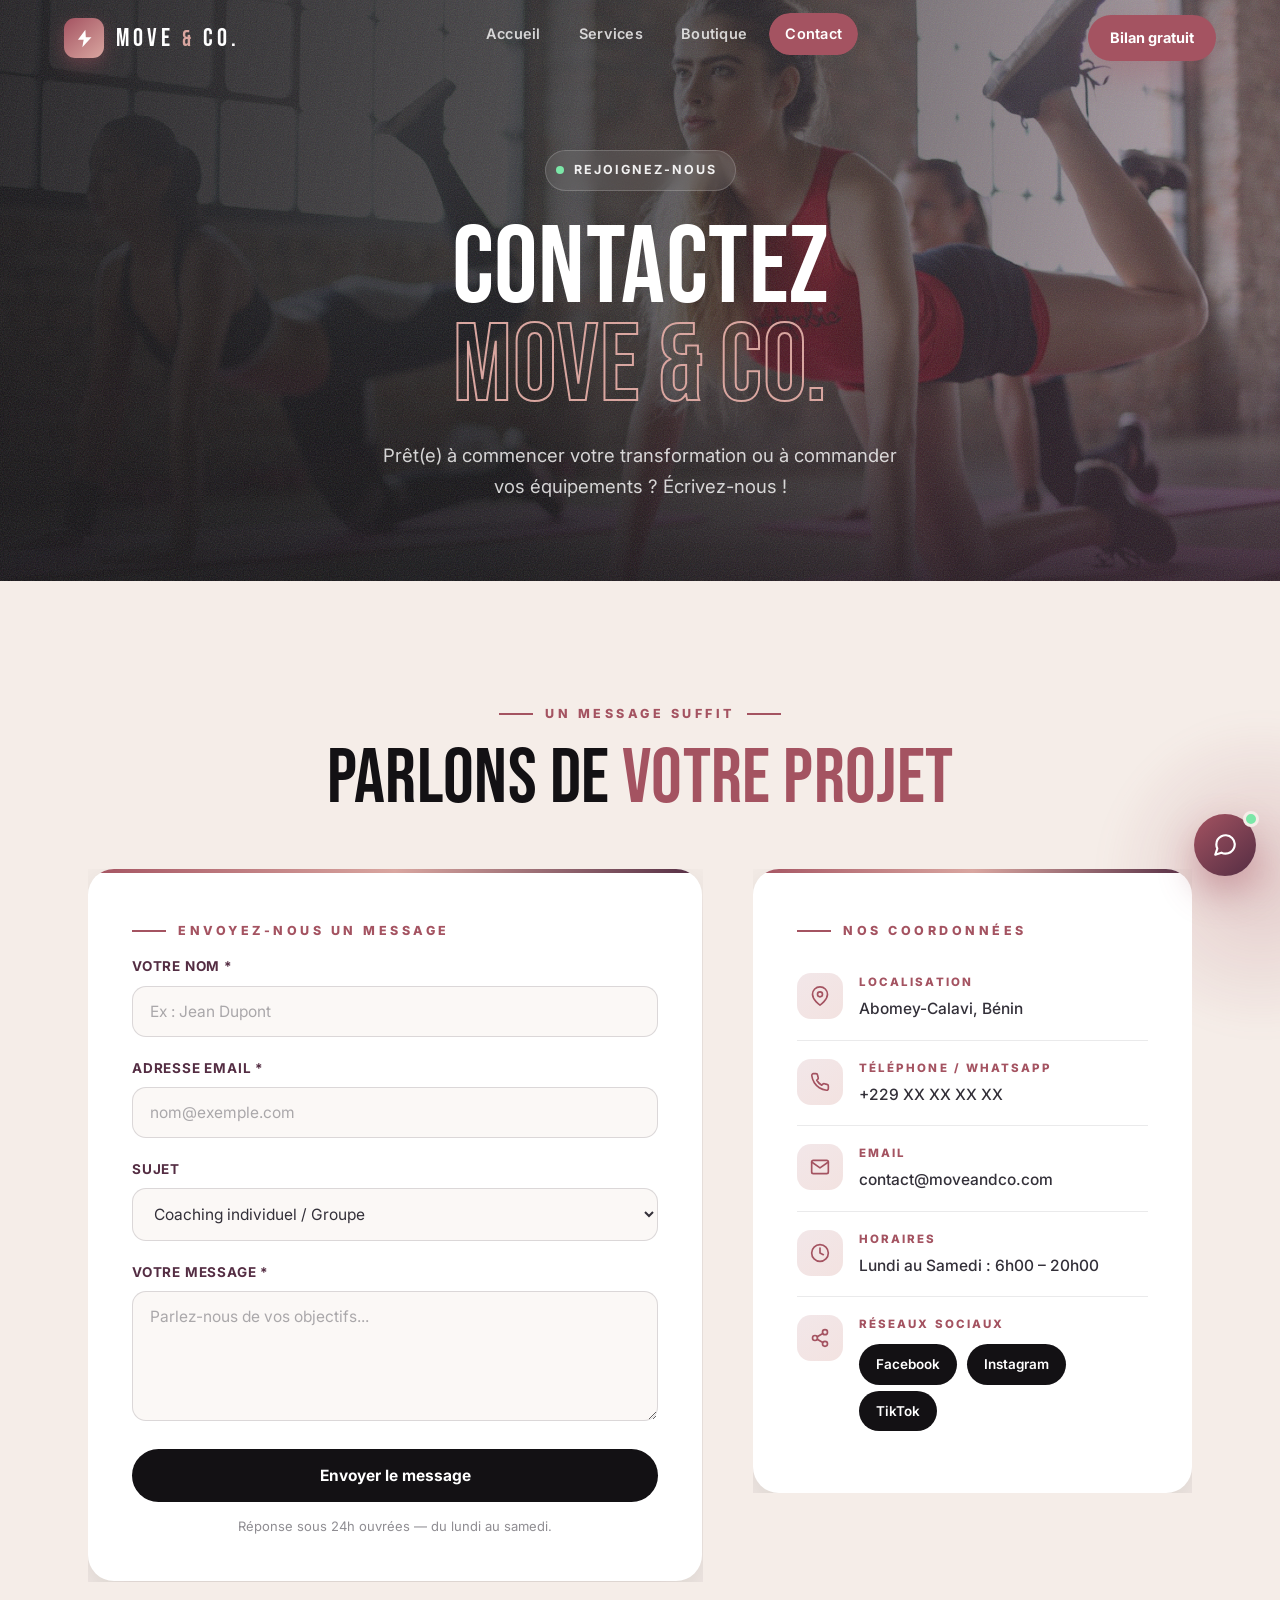
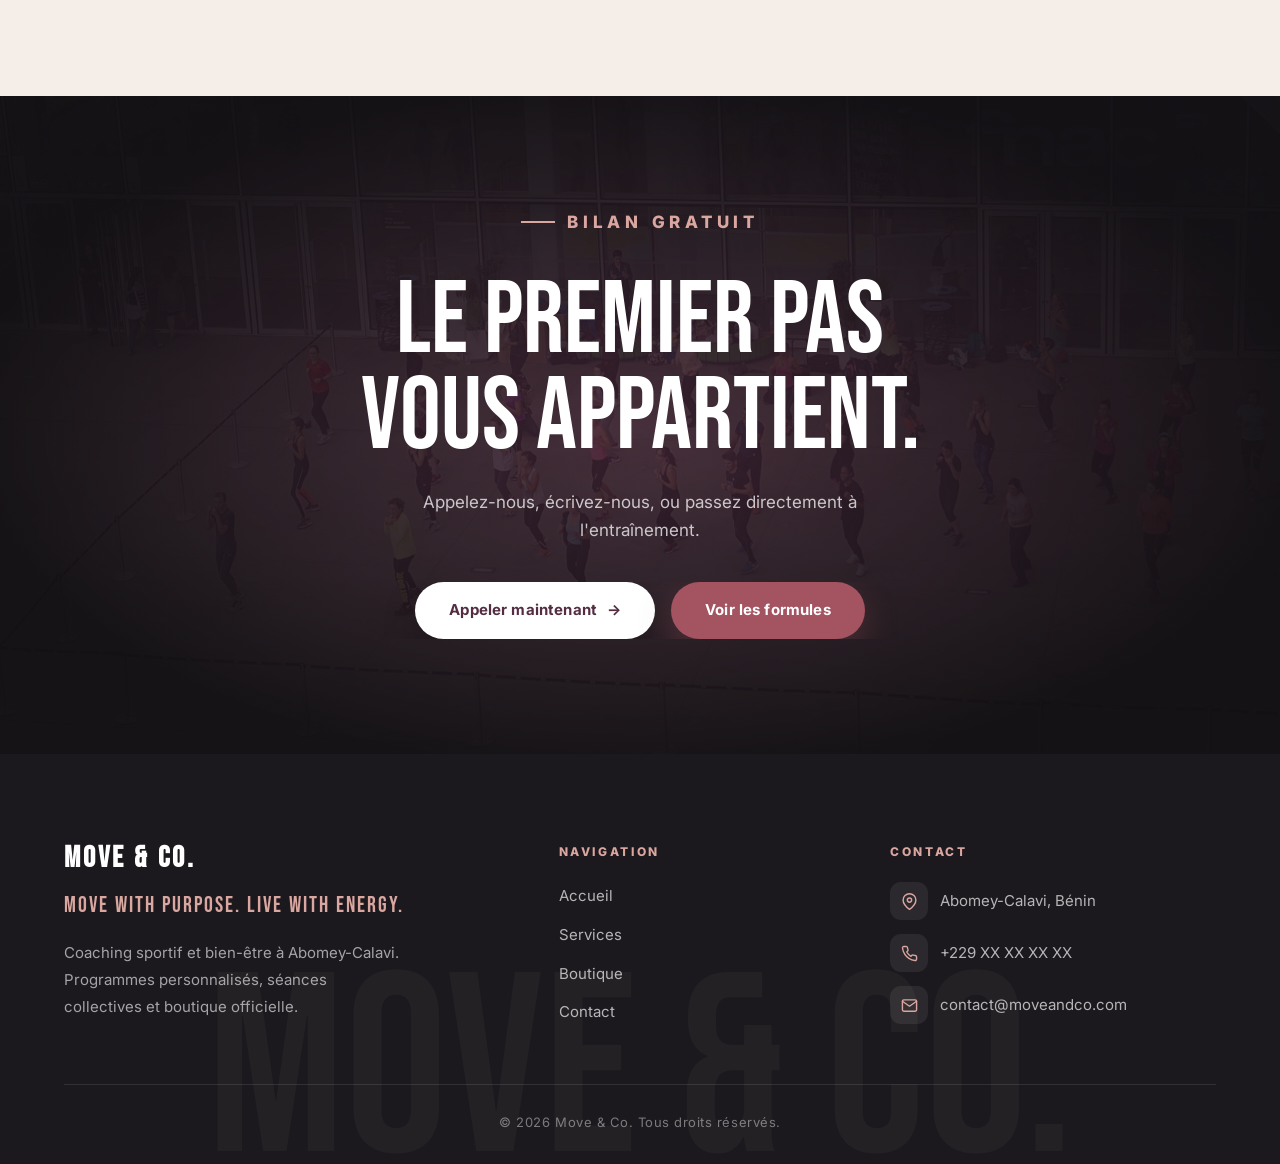
<file: contact.html>
<!DOCTYPE html>
<html lang="fr">

<head>
    <meta charset="UTF-8">
    <meta name="viewport" content="width=device-width, initial-scale=1.0">
    <meta name="description" content="Contactez Move & Co à Abomey-Calavi : formulaire de contact, téléphone, WhatsApp et horaires d'ouverture.">
    <title>Move & Co | Contact &amp; Réservation</title>
    <link rel="icon" href="data:image/svg+xml,%3Csvg xmlns='http://www.w3.org/2000/svg' viewBox='0 0 24 24'%3E%3Cpath fill='%23A45361' d='M13 2L4.5 13.5H11L9.5 22L20 10.5H13.5L13 2Z'/%3E%3C/svg%3E">
    <link rel="stylesheet" href="style.css?v=5">
</head>

<body>

<div class="scroll-progress" aria-hidden="true"></div>

<nav class="navigation">
    <div class="nav-interieur">

        <a class="logo" href="index.html" aria-label="Move & Co — Accueil">
            <span class="logo-marque">
                <svg xmlns="http://www.w3.org/2000/svg" viewBox="0 0 24 24" fill="white" width="21" height="21" aria-hidden="true">
                    <path d="M13 2L4.5 13.5H11L9.5 22L20 10.5H13.5L13 2Z"/>
                </svg>
            </span>
            <span class="logo-texte">MOVE <em>&amp;</em> CO.</span>
        </a>

        <ul class="nav-liens">
            <li><a class="nav-link" href="index.html"><span>Accueil</span></a></li>
            <li><a class="nav-link" href="services.html"><span>Services</span></a></li>
            <li><a class="nav-link" href="boutique.html"><span>Boutique</span></a></li>
            <li><a class="nav-link actif" href="contact.html"><span>Contact</span></a></li>
        </ul>

        <a href="contact.html" class="nav-cta nav-cta-desktop">Bilan gratuit</a>

        <details class="menu-mobile">
            <summary aria-label="Ouvrir le menu">
                <span class="hamburger" aria-hidden="true"><span></span><span></span><span></span></span>
            </summary>
            <ul class="nav-mobile-liens">
                <li><a class="nav-link" href="index.html">Accueil</a></li>
                <li><a class="nav-link" href="services.html">Services</a></li>
                <li><a class="nav-link" href="boutique.html">Boutique</a></li>
                <li><a class="nav-link actif" href="contact.html">Contact</a></li>
                <li><a class="nav-cta" href="contact.html" style="justify-content:center;margin-top:6px;">Bilan gratuit</a></li>
            </ul>
        </details>

    </div>
</nav>


<main id="contenu">

<!-- ================= HERO INTERNE ================= -->
<header class="hero hero-compact">
    <div class="hero-media" data-parallax="0.1" aria-hidden="true"></div>

    <div class="hero-content">
        <p class="hero-badge"><span class="point"></span> Rejoignez-nous</p>

        <h1><span class="ligne" data-split>Contactez</span>
            <span class="ligne accent" data-split>Move &amp; Co.</span></h1>

        <p class="hero-description">
            Prêt(e) à commencer votre transformation ou à commander
            vos équipements ? Écrivez-nous !
        </p>
    </div>
</header>


<!-- ================= FORMULAIRE & COORDONNÉES ================= -->
<section>
    <div class="visuel-tache" style="top:12%; right:-140px;" aria-hidden="true"></div>
    <div class="conteneur">

        <div class="text-centre mb-5">
            <p class="petit-titre rv">Un message suffit</p>
            <h2 class="titre-section rv" style="--d:.08s">Parlons de <span class="accent">votre projet</span></h2>
        </div>

        <div class="grille-7-5">

            <!-- Formulaire -->
            <div class="form-carte rv-gauche rv">
                <p class="petit-titre" style="margin-bottom:14px;">Envoyez-nous un message</p>

                <form method="POST" action="mailto:contact@moveandco.com" enctype="text/plain" novalidate>
                    <div class="form-groupe">
                        <label for="nom" class="form-label">Votre nom *</label>
                        <input type="text" id="nom" name="nom" class="form-champ"
                               placeholder="Ex : Jean Dupont" minlength="2" required>
                    </div>

                    <div class="form-groupe">
                        <label for="email" class="form-label">Adresse email *</label>
                        <input type="email" id="email" name="email" class="form-champ"
                               placeholder="nom@exemple.com" required>
                    </div>

                    <div class="form-groupe">
                        <label for="sujet" class="form-label">Sujet</label>
                        <select id="sujet" name="sujet" class="form-champ">
                            <option>Coaching individuel / Groupe</option>
                            <option>Commande Boutique &amp; Équipements</option>
                            <option>Autre demande</option>
                        </select>
                    </div>

                    <div class="form-groupe">
                        <label for="message" class="form-label">Votre message *</label>
                        <textarea id="message" name="message" class="form-champ" rows="5"
                                  placeholder="Parlez-nous de vos objectifs..."
                                  minlength="10" required></textarea>
                    </div>

                    <button type="submit" class="btn-form">Envoyer le message</button>
                    <p class="form-note">Réponse sous 24h ouvrées — du lundi au samedi.</p>
                </form>
            </div>

            <!-- Coordonnées -->
            <div class="form-carte rv-droite rv" style="--d:.12s;">
                <p class="petit-titre" style="margin-bottom:14px;">Nos coordonnées</p>

                <div class="info-ligne">
                    <span class="ico" aria-hidden="true">
                        <svg width="20" height="20" viewBox="0 0 24 24" fill="none" stroke="currentColor" stroke-width="2" stroke-linecap="round" stroke-linejoin="round"><path d="M21 10c0 7-9 13-9 13s-9-6-9-13a9 9 0 0 1 18 0z"/><circle cx="12" cy="10" r="3"/></svg>
                    </span>
                    <div>
                        <div class="libelle">Localisation</div>
                        <div class="valeur">Abomey-Calavi, Bénin</div>
                    </div>
                </div>

                <div class="info-ligne">
                    <span class="ico" aria-hidden="true">
                        <svg width="20" height="20" viewBox="0 0 24 24" fill="none" stroke="currentColor" stroke-width="2" stroke-linecap="round" stroke-linejoin="round"><path d="M22 16.92v3a2 2 0 0 1-2.18 2 19.79 19.79 0 0 1-8.63-3.07 19.5 19.5 0 0 1-6-6A19.79 19.79 0 0 1 2.12 4.18 2 2 0 0 1 4.11 2h3a2 2 0 0 1 2 1.72c.13.96.36 1.9.7 2.81a2 2 0 0 1-.45 2.11L8.09 9.91a16 16 0 0 0 6 6l1.27-1.27a2 2 0 0 1 2.11-.45c.91.34 1.85.57 2.81.7A2 2 0 0 1 22 16.92z"/></svg>
                    </span>
                    <div>
                        <div class="libelle">Téléphone / WhatsApp</div>
                        <div class="valeur">+229 XX XX XX XX</div>
                    </div>
                </div>

                <div class="info-ligne">
                    <span class="ico" aria-hidden="true">
                        <svg width="20" height="20" viewBox="0 0 24 24" fill="none" stroke="currentColor" stroke-width="2" stroke-linecap="round" stroke-linejoin="round"><path d="M4 4h16c1.1 0 2 .9 2 2v12c0 1.1-.9 2-2 2H4c-1.1 0-2-.9-2-2V6c0-1.1.9-2 2-2z"/><polyline points="22,6 12,13 2,6"/></svg>
                    </span>
                    <div>
                        <div class="libelle">Email</div>
                        <div class="valeur"><a href="mailto:contact@moveandco.com">contact@moveandco.com</a></div>
                    </div>
                </div>

                <div class="info-ligne">
                    <span class="ico" aria-hidden="true">
                        <svg width="20" height="20" viewBox="0 0 24 24" fill="none" stroke="currentColor" stroke-width="2" stroke-linecap="round" stroke-linejoin="round"><circle cx="12" cy="12" r="10"/><polyline points="12 6 12 12 16 14"/></svg>
                    </span>
                    <div>
                        <div class="libelle">Horaires</div>
                        <div class="valeur">Lundi au Samedi : 6h00 – 20h00</div>
                    </div>
                </div>

                <div class="info-ligne">
                    <span class="ico" aria-hidden="true">
                        <svg width="20" height="20" viewBox="0 0 24 24" fill="none" stroke="currentColor" stroke-width="2" stroke-linecap="round" stroke-linejoin="round"><circle cx="18" cy="5" r="3"/><circle cx="6" cy="12" r="3"/><circle cx="18" cy="19" r="3"/><line x1="8.59" y1="13.51" x2="15.42" y2="17.49"/><line x1="15.41" y1="6.51" x2="8.59" y2="10.49"/></svg>
                    </span>
                    <div>
                        <div class="libelle">Réseaux sociaux</div>
                        <div>
                            <a href="#" class="lien-reseau">Facebook</a>
                            <a href="#" class="lien-reseau">Instagram</a>
                            <a href="#" class="lien-reseau">TikTok</a>
                        </div>
                    </div>
                </div>
            </div>

        </div>
    </div>
</section>


<!-- ================= CTA ================= -->
<section class="cta-final" style="padding-top:clamp(60px,7vw,100px);">
    <div class="fond" data-parallax="0.1" aria-hidden="true"></div>
    <div class="conteneur">
        <p class="petit-titre rv" style="color:var(--nude);">Bilan gratuit</p>
        <h2 class="rv" style="--d:.08s">Le premier pas<br>vous appartient.</h2>
        <p class="rv" style="--d:.16s">Appelez-nous, écrivez-nous, ou passez directement à l'entraînement.</p>
        <div class="boutons-groupes rv" style="--d:.24s">
            <a href="tel:+22900000000" class="btn-move btn-clair">Appeler maintenant <span class="fleche">&rarr;</span></a>
            <a href="services.html" class="btn-move">Voir les formules</a>
        </div>
    </div>
</section>

</main>


<footer>
    <div class="footer-grille">
        <div>
            <h3>MOVE &amp; CO.</h3>
            <p class="footer-tagline">Move with purpose. Live with energy.</p>
            <p style="margin-top:14px;max-width:340px;">Coaching sportif et bien-être à Abomey-Calavi.
                Programmes personnalisés, séances collectives et boutique officielle.</p>
        </div>
        <div>
            <h4>Navigation</h4>
            <ul class="footer-liens">
                <li><a href="index.html">Accueil</a></li>
                <li><a href="services.html">Services</a></li>
                <li><a href="boutique.html">Boutique</a></li>
                <li><a href="contact.html">Contact</a></li>
            </ul>
        </div>
        <div>
            <h4>Contact</h4>
            <div class="footer-contact-item">
                <span class="ico" aria-hidden="true"><svg width="17" height="17" viewBox="0 0 24 24" fill="none" stroke="currentColor" stroke-width="2" stroke-linecap="round" stroke-linejoin="round"><path d="M21 10c0 7-9 13-9 13s-9-6-9-13a9 9 0 0 1 18 0z"/><circle cx="12" cy="10" r="3"/></svg></span>
                <span>Abomey-Calavi, Bénin</span>
            </div>
            <div class="footer-contact-item">
                <span class="ico" aria-hidden="true"><svg width="17" height="17" viewBox="0 0 24 24" fill="none" stroke="currentColor" stroke-width="2" stroke-linecap="round" stroke-linejoin="round"><path d="M22 16.92v3a2 2 0 0 1-2.18 2 19.79 19.79 0 0 1-8.63-3.07 19.5 19.5 0 0 1-6-6A19.79 19.79 0 0 1 2.12 4.18 2 2 0 0 1 4.11 2h3a2 2 0 0 1 2 1.72c.13.96.36 1.9.7 2.81a2 2 0 0 1-.45 2.11L8.09 9.91a16 16 0 0 0 6 6l1.27-1.27a2 2 0 0 1 2.11-.45c.91.34 1.85.57 2.81.7A2 2 0 0 1 22 16.92z"/></svg></span>
                <span>+229 XX XX XX XX</span>
            </div>
            <div class="footer-contact-item">
                <span class="ico" aria-hidden="true"><svg width="17" height="17" viewBox="0 0 24 24" fill="none" stroke="currentColor" stroke-width="2" stroke-linecap="round" stroke-linejoin="round"><path d="M4 4h16c1.1 0 2 .9 2 2v12c0 1.1-.9 2-2 2H4c-1.1 0-2-.9-2-2V6c0-1.1.9-2 2-2z"/><polyline points="22,6 12,13 2,6"/></svg></span>
                <span>contact@moveandco.com</span>
            </div>
        </div>
    </div>
    <p class="copyright">&copy; 2026 Move &amp; Co. Tous droits réservés.</p>
</footer>

<button class="haut-page" type="button" aria-label="Retour en haut">
    <svg width="20" height="20" viewBox="0 0 24 24" fill="none" stroke="currentColor" stroke-width="2.2" stroke-linecap="round" stroke-linejoin="round"><line x1="12" y1="19" x2="12" y2="5"/><polyline points="5 12 12 5 19 12"/></svg>
</button>

<script src="chatbot.js?v=2" defer></script>
<script src="main.js?v=4" defer></script>
</body>
</html>
</file>
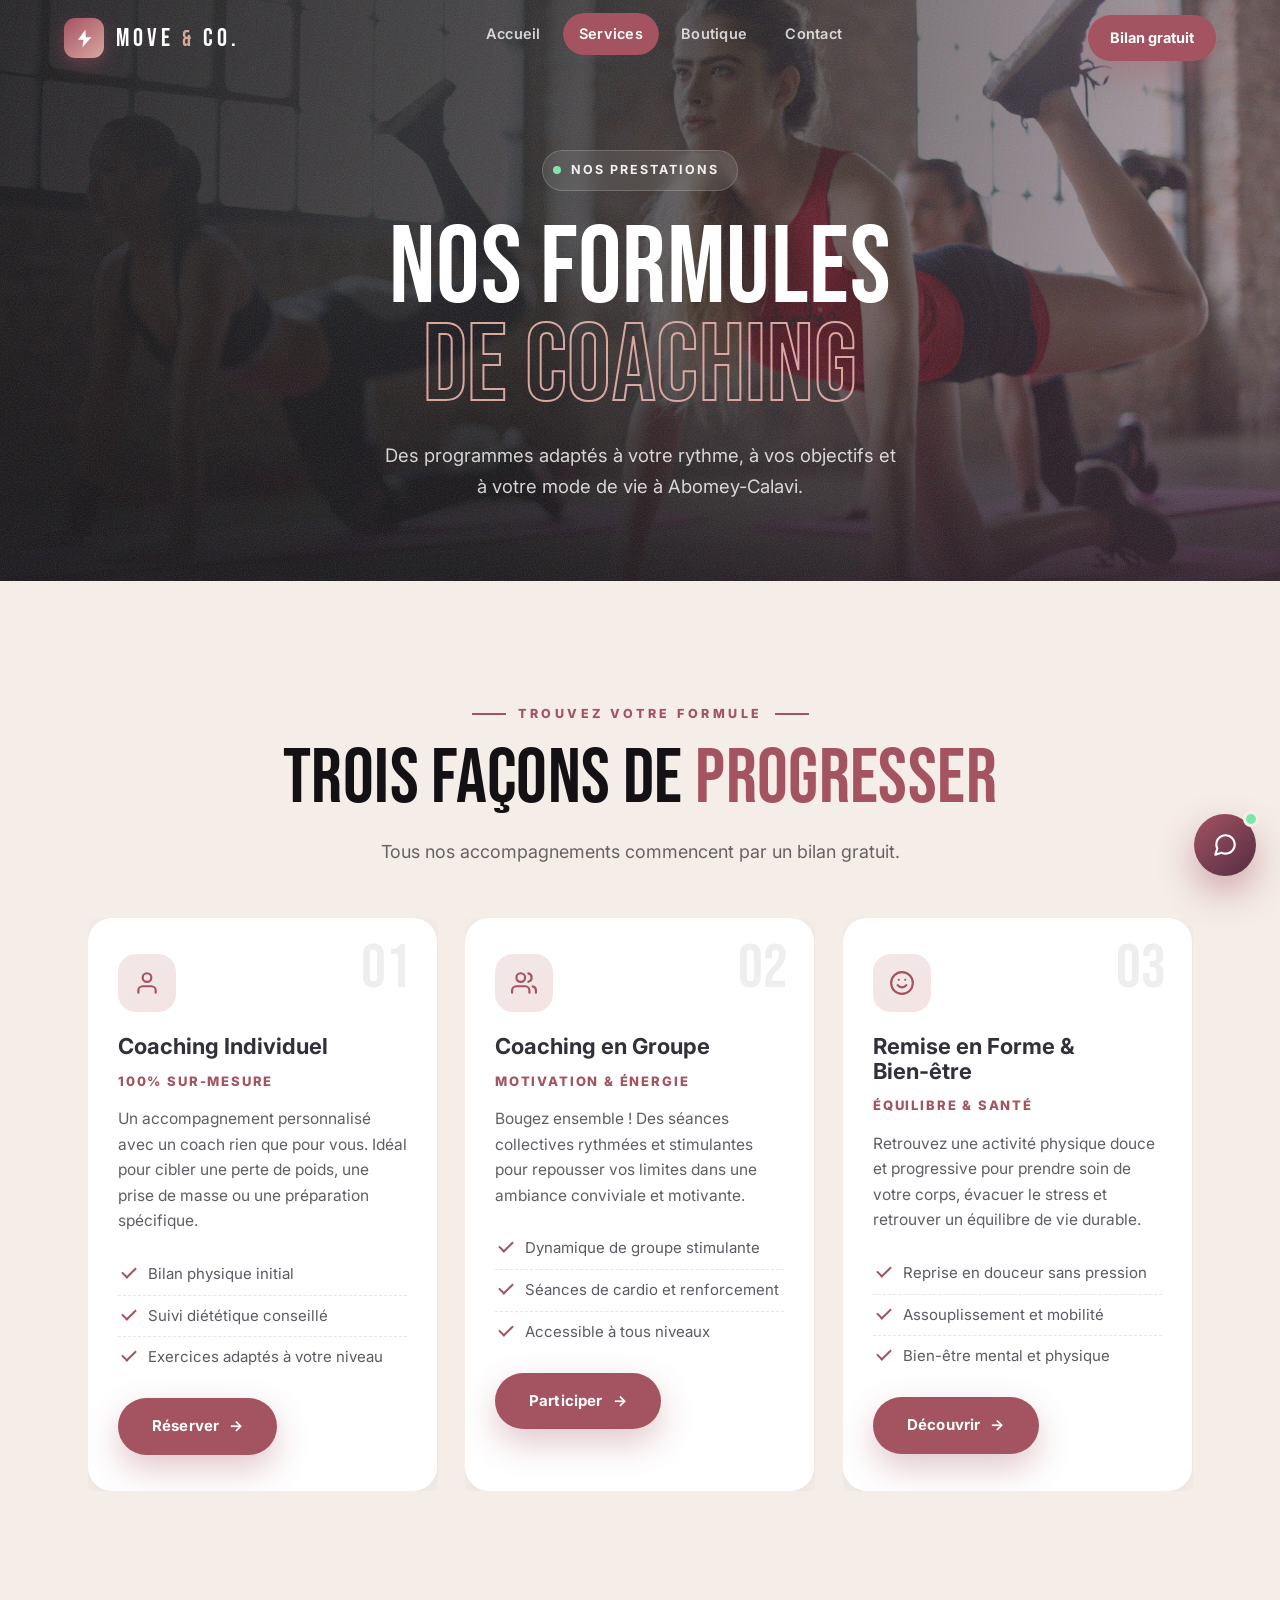
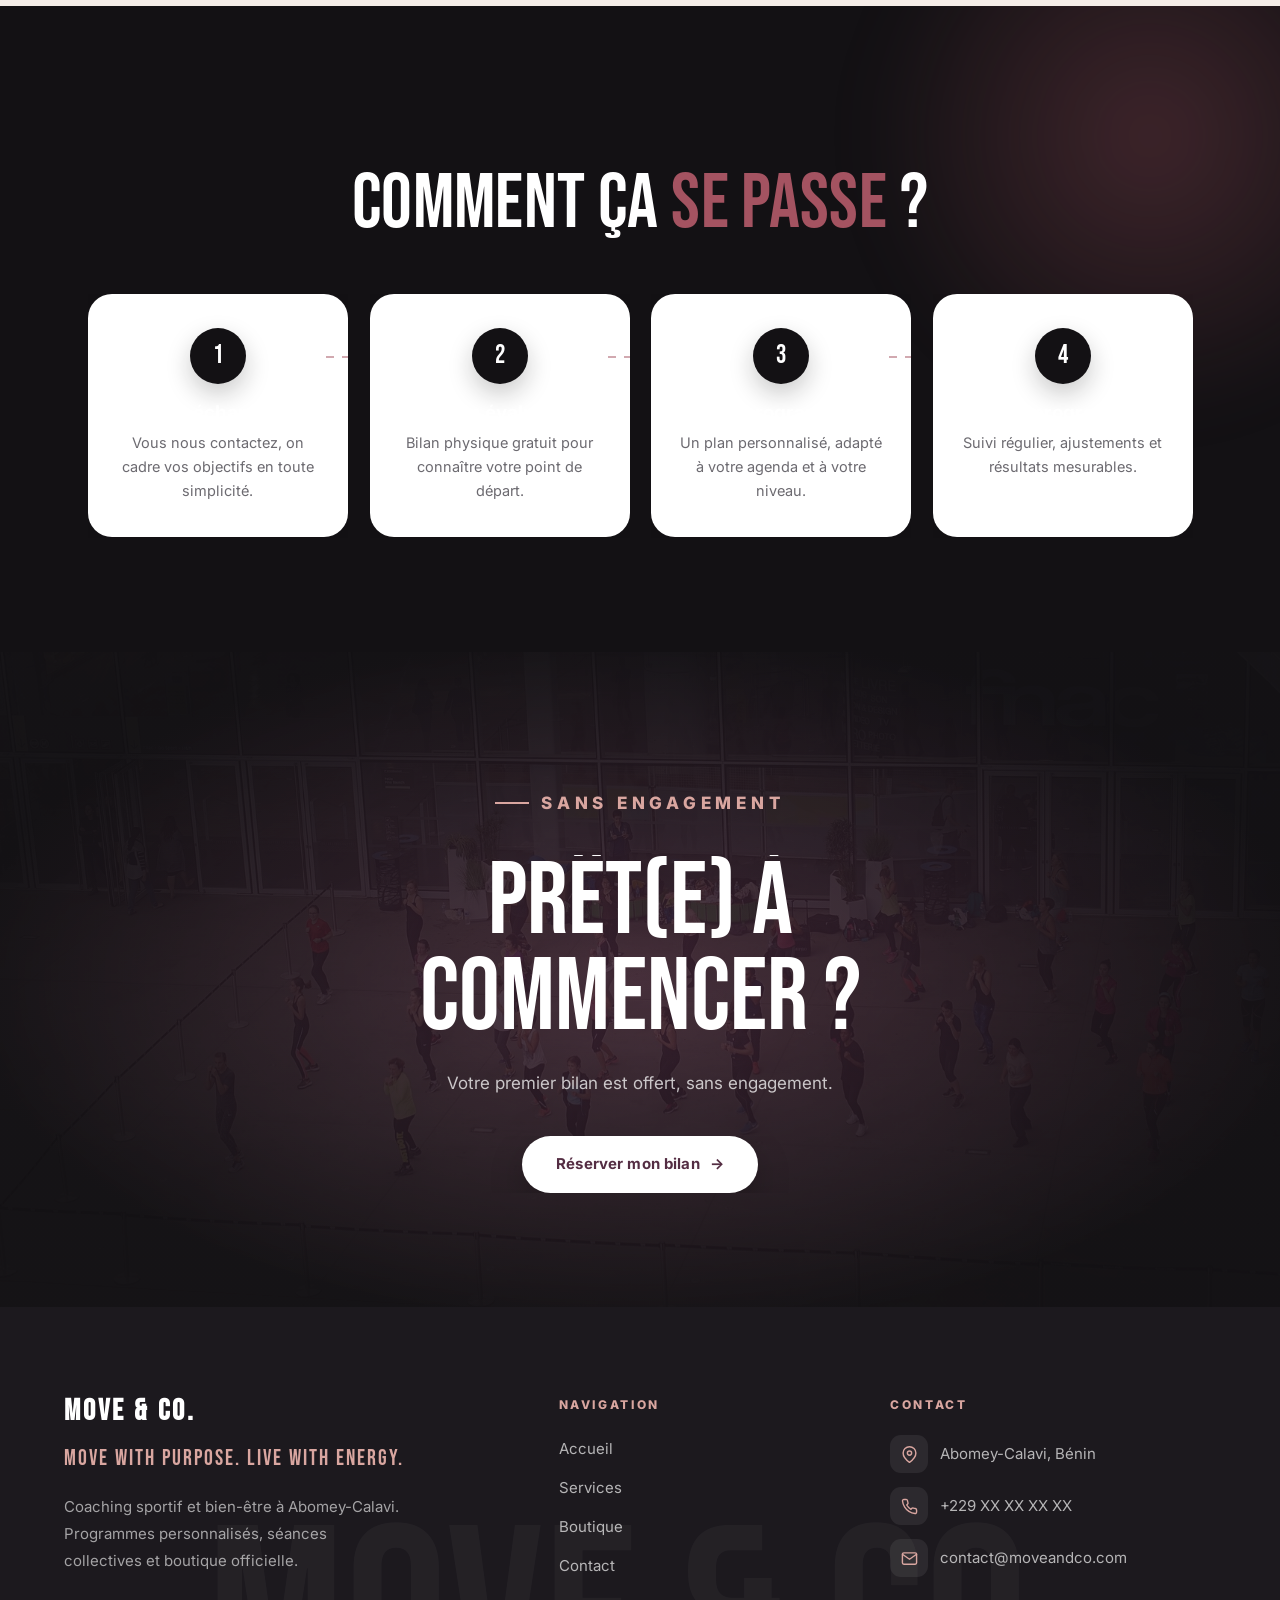
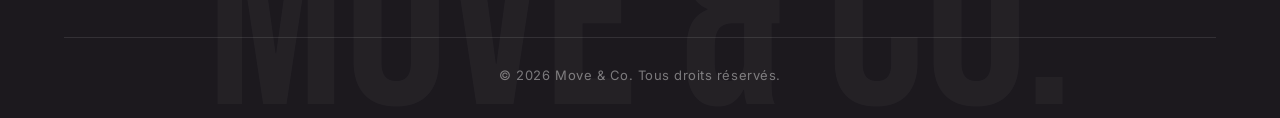
<file: services.html>
<!DOCTYPE html>
<html lang="fr">

<head>
    <meta charset="UTF-8">
    <meta name="viewport" content="width=device-width, initial-scale=1.0">
    <meta name="description" content="Nos formules de coaching à Abomey-Calavi : coaching individuel, séances de groupe, remise en forme et bien-être.">
    <title>Move & Co | Nos Services de Coaching</title>
    <link rel="icon" href="data:image/svg+xml,%3Csvg xmlns='http://www.w3.org/2000/svg' viewBox='0 0 24 24'%3E%3Cpath fill='%23A45361' d='M13 2L4.5 13.5H11L9.5 22L20 10.5H13.5L13 2Z'/%3E%3C/svg%3E">
    <link rel="stylesheet" href="style.css?v=5">
</head>

<body>

<div class="scroll-progress" aria-hidden="true"></div>

<nav class="navigation">
    <div class="nav-interieur">

        <a class="logo" href="index.html" aria-label="Move & Co — Accueil">
            <span class="logo-marque">
                <svg xmlns="http://www.w3.org/2000/svg" viewBox="0 0 24 24" fill="white" width="21" height="21" aria-hidden="true">
                    <path d="M13 2L4.5 13.5H11L9.5 22L20 10.5H13.5L13 2Z"/>
                </svg>
            </span>
            <span class="logo-texte">MOVE <em>&amp;</em> CO.</span>
        </a>

        <ul class="nav-liens">
            <li><a class="nav-link" href="index.html"><span>Accueil</span></a></li>
            <li><a class="nav-link actif" href="services.html"><span>Services</span></a></li>
            <li><a class="nav-link" href="boutique.html"><span>Boutique</span></a></li>
            <li><a class="nav-link" href="contact.html"><span>Contact</span></a></li>
        </ul>

        <a href="contact.html" class="nav-cta nav-cta-desktop">Bilan gratuit</a>

        <details class="menu-mobile">
            <summary aria-label="Ouvrir le menu">
                <span class="hamburger" aria-hidden="true"><span></span><span></span><span></span></span>
            </summary>
            <ul class="nav-mobile-liens">
                <li><a class="nav-link" href="index.html">Accueil</a></li>
                <li><a class="nav-link actif" href="services.html">Services</a></li>
                <li><a class="nav-link" href="boutique.html">Boutique</a></li>
                <li><a class="nav-link" href="contact.html">Contact</a></li>
                <li><a class="nav-cta" href="contact.html" style="justify-content:center;margin-top:6px;">Bilan gratuit</a></li>
            </ul>
        </details>

    </div>
</nav>


<main id="contenu">

<!-- ================= HERO INTERNE ================= -->
<header class="hero hero-compact">
    <div class="hero-media" data-parallax="0.1" aria-hidden="true"></div>

    <div class="hero-content">
        <p class="hero-badge"><span class="point"></span> Nos prestations</p>

        <h1><span class="ligne" data-split>Nos formules</span>
            <span class="ligne accent" data-split>de coaching</span></h1>

        <p class="hero-description">
            Des programmes adaptés à votre rythme, à vos objectifs
            et à votre mode de vie à Abomey-Calavi.
        </p>
    </div>
</header>


<!-- ================= FORMULES ================= -->
<section>
    <div class="conteneur">

        <div class="text-centre mb-5">
            <p class="petit-titre rv">Trouvez votre formule</p>
            <h2 class="titre-section rv" style="--d:.08s">Trois façons de <span class="accent">progresser</span></h2>
            <p class="sous-titre rv" style="--d:.16s">Tous nos accompagnements commencent par un bilan gratuit.</p>
        </div>

        <div class="grille-3">

            <article class="carte rv" style="--d:.1s">
                <span class="carte-numero" aria-hidden="true">01</span>
                <div class="carte-icone" aria-hidden="true">
                    <svg width="26" height="26" viewBox="0 0 24 24" fill="none" stroke="currentColor" stroke-width="2" stroke-linecap="round" stroke-linejoin="round"><path d="M20 21v-2a4 4 0 0 0-4-4H8a4 4 0 0 0-4 4v2"/><circle cx="12" cy="7" r="4"/></svg>
                </div>
                <h3>Coaching Individuel</h3>
                <p style="color:var(--rose);font-weight:800;font-size:13px;letter-spacing:.14em;text-transform:uppercase;margin-bottom:14px;">100% Sur-mesure</p>
                <p>Un accompagnement personnalisé avec un coach rien que pour vous. Idéal pour cibler
                   une perte de poids, une prise de masse ou une préparation spécifique.</p>
                <ul class="liste-services">
                    <li>Bilan physique initial</li>
                    <li>Suivi diététique conseillé</li>
                    <li>Exercices adaptés à votre niveau</li>
                </ul>
                <a href="contact.html" class="btn-move mt-3">Réserver <span class="fleche">&rarr;</span></a>
            </article>

            <article class="carte rv" style="--d:.22s">
                <span class="carte-numero" aria-hidden="true">02</span>
                <div class="carte-icone" aria-hidden="true">
                    <svg width="26" height="26" viewBox="0 0 24 24" fill="none" stroke="currentColor" stroke-width="2" stroke-linecap="round" stroke-linejoin="round"><path d="M17 21v-2a4 4 0 0 0-4-4H5a4 4 0 0 0-4 4v2"/><circle cx="9" cy="7" r="4"/><path d="M23 21v-2a4 4 0 0 0-3-3.87"/><path d="M16 3.13a4 4 0 0 1 0 7.75"/></svg>
                </div>
                <h3>Coaching en Groupe</h3>
                <p style="color:var(--rose);font-weight:800;font-size:13px;letter-spacing:.14em;text-transform:uppercase;margin-bottom:14px;">Motivation &amp; Énergie</p>
                <p>Bougez ensemble ! Des séances collectives rythmées et stimulantes pour repousser
                   vos limites dans une ambiance conviviale et motivante.</p>
                <ul class="liste-services">
                    <li>Dynamique de groupe stimulante</li>
                    <li>Séances de cardio et renforcement</li>
                    <li>Accessible à tous niveaux</li>
                </ul>
                <a href="contact.html" class="btn-move mt-3">Participer <span class="fleche">&rarr;</span></a>
            </article>

            <article class="carte rv" style="--d:.34s">
                <span class="carte-numero" aria-hidden="true">03</span>
                <div class="carte-icone" aria-hidden="true">
                    <svg width="26" height="26" viewBox="0 0 24 24" fill="none" stroke="currentColor" stroke-width="2" stroke-linecap="round" stroke-linejoin="round"><circle cx="12" cy="12" r="10"/><path d="M8 14s1.5 2 4 2 4-2 4-2"/><line x1="9" y1="9" x2="9.01" y2="9"/><line x1="15" y1="9" x2="15.01" y2="9"/></svg>
                </div>
                <h3>Remise en Forme &amp; Bien-être</h3>
                <p style="color:var(--rose);font-weight:800;font-size:13px;letter-spacing:.14em;text-transform:uppercase;margin-bottom:14px;">Équilibre &amp; Santé</p>
                <p>Retrouvez une activité physique douce et progressive pour prendre soin de votre
                   corps, évacuer le stress et retrouver un équilibre de vie durable.</p>
                <ul class="liste-services">
                    <li>Reprise en douceur sans pression</li>
                    <li>Assouplissement et mobilité</li>
                    <li>Bien-être mental et physique</li>
                </ul>
                <a href="contact.html" class="btn-move mt-3">Découvrir <span class="fleche">&rarr;</span></a>
            </article>

        </div>
    </div>
</section>


<!-- ================= ÉTAPES ================= -->
<section class="section-sombre">
    <div class="halo" aria-hidden="true"></div>
    <div class="conteneur">

        <div class="text-centre mb-5">
            <p class="petit-titre rv">Simple et sans engagement</p>
            <h2 class="titre-section rv" style="--d:.08s">Comment ça <span class="accent">se passe</span> ?</h2>
        </div>

        <div class="grille-4">
            <div class="etape rv" style="--d:.1s">
                <span class="etape-numero">1</span>
                <h3>On échange</h3>
                <p>Vous nous contactez, on cadre vos objectifs en toute simplicité.</p>
            </div>
            <div class="etape rv" style="--d:.2s">
                <span class="etape-numero">2</span>
                <h3>On évalue</h3>
                <p>Bilan physique gratuit pour connaître votre point de départ.</p>
            </div>
            <div class="etape rv" style="--d:.3s">
                <span class="etape-numero">3</span>
                <h3>On programme</h3>
                <p>Un plan personnalisé, adapté à votre agenda et à votre niveau.</p>
            </div>
            <div class="etape rv" style="--d:.4s">
                <span class="etape-numero">4</span>
                <h3>On progresse</h3>
                <p>Suivi régulier, ajustements et résultats mesurables.</p>
            </div>
        </div>
    </div>
</section>


<!-- ================= CTA ================= -->
<section class="cta-final">
    <div class="fond" data-parallax="0.1" aria-hidden="true"></div>
    <div class="conteneur">
        <p class="petit-titre rv" style="color:var(--nude);">Sans engagement</p>
        <h2 class="rv" style="--d:.08s">Prêt(e) à<br>commencer ?</h2>
        <p class="rv" style="--d:.16s">Votre premier bilan est offert, sans engagement.</p>
        <div class="boutons-groupes rv" style="--d:.24s">
            <a href="contact.html" class="btn-move btn-clair">Réserver mon bilan <span class="fleche">&rarr;</span></a>
        </div>
    </div>
</section>

</main>


<footer>
    <div class="footer-grille">
        <div>
            <h3>MOVE &amp; CO.</h3>
            <p class="footer-tagline">Move with purpose. Live with energy.</p>
            <p style="margin-top:14px;max-width:340px;">Coaching sportif et bien-être à Abomey-Calavi.
                Programmes personnalisés, séances collectives et boutique officielle.</p>
        </div>
        <div>
            <h4>Navigation</h4>
            <ul class="footer-liens">
                <li><a href="index.html">Accueil</a></li>
                <li><a href="services.html">Services</a></li>
                <li><a href="boutique.html">Boutique</a></li>
                <li><a href="contact.html">Contact</a></li>
            </ul>
        </div>
        <div>
            <h4>Contact</h4>
            <div class="footer-contact-item">
                <span class="ico" aria-hidden="true"><svg width="17" height="17" viewBox="0 0 24 24" fill="none" stroke="currentColor" stroke-width="2" stroke-linecap="round" stroke-linejoin="round"><path d="M21 10c0 7-9 13-9 13s-9-6-9-13a9 9 0 0 1 18 0z"/><circle cx="12" cy="10" r="3"/></svg></span>
                <span>Abomey-Calavi, Bénin</span>
            </div>
            <div class="footer-contact-item">
                <span class="ico" aria-hidden="true"><svg width="17" height="17" viewBox="0 0 24 24" fill="none" stroke="currentColor" stroke-width="2" stroke-linecap="round" stroke-linejoin="round"><path d="M22 16.92v3a2 2 0 0 1-2.18 2 19.79 19.79 0 0 1-8.63-3.07 19.5 19.5 0 0 1-6-6A19.79 19.79 0 0 1 2.12 4.18 2 2 0 0 1 4.11 2h3a2 2 0 0 1 2 1.72c.13.96.36 1.9.7 2.81a2 2 0 0 1-.45 2.11L8.09 9.91a16 16 0 0 0 6 6l1.27-1.27a2 2 0 0 1 2.11-.45c.91.34 1.85.57 2.81.7A2 2 0 0 1 22 16.92z"/></svg></span>
                <span>+229 XX XX XX XX</span>
            </div>
            <div class="footer-contact-item">
                <span class="ico" aria-hidden="true"><svg width="17" height="17" viewBox="0 0 24 24" fill="none" stroke="currentColor" stroke-width="2" stroke-linecap="round" stroke-linejoin="round"><path d="M4 4h16c1.1 0 2 .9 2 2v12c0 1.1-.9 2-2 2H4c-1.1 0-2-.9-2-2V6c0-1.1.9-2 2-2z"/><polyline points="22,6 12,13 2,6"/></svg></span>
                <span>contact@moveandco.com</span>
            </div>
        </div>
    </div>
    <p class="copyright">&copy; 2026 Move &amp; Co. Tous droits réservés.</p>
</footer>

<button class="haut-page" type="button" aria-label="Retour en haut">
    <svg width="20" height="20" viewBox="0 0 24 24" fill="none" stroke="currentColor" stroke-width="2.2" stroke-linecap="round" stroke-linejoin="round"><line x1="12" y1="19" x2="12" y2="5"/><polyline points="5 12 12 5 19 12"/></svg>
</button>

<script src="chatbot.js?v=2" defer></script>
<script src="main.js?v=4" defer></script>
</body>
</html>
</file>
<file: style.css>
/* ==========================================================
   MOVE & CO. — DESIGN SYSTEM v2
   Editorial sport / motion-first
   ========================================================== */

@import url('https://fonts.googleapis.com/css2?family=Bebas+Neue&family=Inter:wght@400;500;600;700;800&display=swap');

:root {
    --rose: #A45361;
    --rose-clair: #B76E79;
    --prune: #542D43;
    --creme: #F5EDE8;
    --nude: #D9A6A0;
    --charbon: #333039;
    --blanc: #FFFFFF;
    --noir: #131114;
    --noir-2: #1C191E;

    --ease: cubic-bezier(.22, 1, .36, 1);
    --ease-soft: cubic-bezier(.4, 0, .2, 1);

    --ombre-1: 0 4px 20px rgba(19, 17, 20, .06);
    --ombre-2: 0 18px 50px rgba(19, 17, 20, .14);
    --ombre-rose: 0 14px 34px rgba(164, 83, 97, .32);
}

*, *::before, *::after { margin: 0; padding: 0; box-sizing: border-box; }

html {
    scroll-behavior: smooth;
    -webkit-text-size-adjust: 100%;
}

body {
    font-family: 'Inter', system-ui, sans-serif;
    background: var(--creme);
    color: var(--charbon);
    line-height: 1.65;
    overflow-x: hidden;
    font-size: 16px;
}

img { display: block; max-width: 100%; }
ul { list-style: none; }
a { text-decoration: none; color: inherit; transition: color .3s var(--ease); }

h1, h2, h3 { font-weight: 700; line-height: 1.12; }

.display {
    font-family: 'Bebas Neue', sans-serif;
    font-weight: 400;
    letter-spacing: .01em;
    line-height: .94;
    text-transform: uppercase;
}

a:focus-visible, button:focus-visible, input:focus-visible,
select:focus-visible, textarea:focus-visible, summary:focus-visible {
    outline: 3px solid var(--rose);
    outline-offset: 3px;
    border-radius: 4px;
}

::selection { background: var(--rose); color: #fff; }

/* ============ SCROLL PROGRESS ============ */
.scroll-progress {
    position: fixed;
    top: 0; left: 0;
    height: 3px;
    width: 100%;
    transform: scaleX(0);
    transform-origin: 0 50%;
    background: linear-gradient(90deg, var(--rose), var(--nude));
    z-index: 300;
    will-change: transform;
}

/* ============ NAV ============ */
.navigation {
    position: fixed;
    top: 0; left: 0; right: 0;
    z-index: 200;
    padding: 0 5%;
    background: rgba(19, 17, 20, 0);
    transition: background .5s var(--ease), backdrop-filter .5s var(--ease), box-shadow .5s var(--ease);
}

.navigation.scrolled {
    background: rgba(19, 17, 20, .82);
    backdrop-filter: blur(18px) saturate(160%);
    -webkit-backdrop-filter: blur(18px) saturate(160%);
    box-shadow: 0 1px 0 rgba(255, 255, 255, .08), 0 12px 40px rgba(0, 0, 0, .25);
}

.nav-interieur {
    display: flex;
    align-items: center;
    justify-content: space-between;
    height: 76px;
    max-width: 1320px;
    margin: 0 auto;
    width: 100%;
    transition: height .4s var(--ease);
}

.navigation.scrolled .nav-interieur { height: 62px; }

.logo {
    display: inline-flex;
    align-items: center;
    gap: 12px;
    font-family: 'Bebas Neue', sans-serif;
    letter-spacing: 4px;
    text-transform: uppercase;
    flex-shrink: 0;
    user-select: none;
    line-height: 1;
}

.logo-marque {
    display: inline-flex;
    align-items: center;
    justify-content: center;
    width: 40px; height: 40px;
    background: linear-gradient(140deg, var(--rose) 0%, var(--nude) 100%);
    border-radius: 11px;
    box-shadow: 0 6px 18px rgba(164, 83, 97, .45);
    transition: transform .5s var(--ease), box-shadow .5s var(--ease);
    flex-shrink: 0;
}

.logo:hover .logo-marque {
    transform: rotate(-8deg) scale(1.06);
    box-shadow: 0 10px 26px rgba(164, 83, 97, .6);
}

.logo-texte {
    font-size: 25px;
    color: #fff;
    transition: color .4s var(--ease);
}

.logo-texte em {
    font-style: normal;
    color: var(--nude);
    font-size: .88em;
}

.navigation:not(.scrolled) .logo-texte { color: #fff; }

.nav-liens { display: flex; align-items: center; gap: 6px; }

.nav-link {
    position: relative;
    display: inline-block;
    color: rgba(255, 255, 255, .78);
    font-weight: 600;
    font-size: 14.5px;
    letter-spacing: .02em;
    padding: 9px 16px;
    border-radius: 999px;
    overflow: hidden;
    transition: color .35s var(--ease), background .35s var(--ease);
}

.nav-link::before {
    content: "";
    position: absolute;
    inset: 0;
    background: rgba(255, 255, 255, .12);
    transform: translateY(102%);
    transition: transform .45s var(--ease);
    border-radius: inherit;
}

.nav-link:hover { color: #fff; }
.nav-link:hover::before { transform: translateY(0); }
.nav-link span { position: relative; z-index: 1; }

.nav-link.actif { color: #fff; }
.nav-link.actif::before { transform: translateY(0); background: var(--rose); }

.nav-cta {
    display: inline-flex;
    align-items: center;
    gap: 8px;
    background: var(--rose);
    color: #fff !important;
    font-weight: 700;
    font-size: 14.5px;
    padding: 11px 22px;
    border-radius: 999px;
    box-shadow: var(--ombre-rose);
    transition: transform .4s var(--ease), box-shadow .4s var(--ease), background .4s var(--ease);
}

.nav-cta::before { display: none; }
.nav-cta:hover { transform: translateY(-2px); background: var(--prune); box-shadow: 0 18px 40px rgba(84, 45, 67, .4); }
.nav-cta:active { transform: translateY(0); }

/* hamburger */
.menu-mobile { display: none; position: relative; }

.menu-mobile summary {
    list-style: none;
    cursor: pointer;
    padding: 12px;
    border-radius: 12px;
    background: rgba(255, 255, 255, .1);
    transition: background .3s;
}

.menu-mobile summary::-webkit-details-marker { display: none; }
.menu-mobile summary:hover { background: rgba(255, 255, 255, .2); }

.hamburger { display: flex; flex-direction: column; gap: 5px; width: 24px; }
.hamburger span {
    display: block; height: 2px; width: 100%;
    background: #fff; border-radius: 3px;
    transition: transform .4s var(--ease), opacity .3s;
    transform-origin: center;
}

.menu-mobile[open] summary .hamburger span:nth-child(1) { transform: translateY(7px) rotate(45deg); }
.menu-mobile[open] summary .hamburger span:nth-child(2) { opacity: 0; transform: scaleX(.4); }
.menu-mobile[open] summary .hamburger span:nth-child(3) { transform: translateY(-7px) rotate(-45deg); }

.nav-mobile-liens {
    position: absolute;
    top: calc(100% + 12px);
    right: 0;
    min-width: 240px;
    background: rgba(19, 17, 20, .94);
    backdrop-filter: blur(20px);
    border: 1px solid rgba(255, 255, 255, .1);
    border-radius: 18px;
    padding: 12px;
    display: flex;
    flex-direction: column;
    gap: 4px;
    box-shadow: 0 30px 60px rgba(0, 0, .4);
    animation: menuIn .45s var(--ease) both;
    z-index: 210;
}

@keyframes menuIn {
    from { opacity: 0; transform: translateY(-12px) scale(.96); }
    to { opacity: 1; transform: none; }
}

.nav-mobile-liens .nav-link {
    padding: 13px 16px;
    color: rgba(255, 255, 255, .8);
    border-radius: 12px;
}

/* ============ BOUTONS ============ */
.btn-move {
    position: relative;
    display: inline-flex;
    align-items: center;
    justify-content: center;
    gap: 10px;
    background: var(--rose);
    color: #fff;
    padding: 16px 34px;
    border: none;
    border-radius: 999px;
    font-weight: 700;
    font-size: 15px;
    font-family: inherit;
    letter-spacing: .01em;
    cursor: pointer;
    overflow: hidden;
    isolation: isolate;
    box-shadow: var(--ombre-rose);
    transition: transform .45s var(--ease), box-shadow .45s var(--ease), color .35s;
}

.btn-move::after {
    content: "";
    position: absolute;
    inset: 0;
    background: var(--prune);
    transform: translateY(101%);
    transition: transform .5s var(--ease);
    z-index: -1;
    border-radius: inherit;
}

.btn-move:hover { transform: translateY(-3px); box-shadow: 0 22px 46px rgba(84, 45, 67, .4); }
.btn-move:hover::after { transform: translateY(0); }
.btn-move:active { transform: translateY(-1px) scale(.98); }

.btn-move .fleche { transition: transform .45s var(--ease); display: inline-block; }
.btn-move:hover .fleche { transform: translateX(6px); }

.btn-variation {
    background: transparent;
    color: var(--prune);
    border: 1.5px solid rgba(84, 45, 67, .35);
    box-shadow: none;
}

.btn-variation::after { background: var(--prune); }
.btn-variation:hover { color: #fff; border-color: var(--prune); box-shadow: 0 18px 40px rgba(84, 45, 67, .28); }

.btn-clair {
    background: #fff;
    color: var(--prune);
    box-shadow: 0 14px 34px rgba(0, 0, 0, .22);
}
.btn-clair::after { background: var(--nude); }
.btn-clair:hover { color: var(--prune); }

.btn-petit { padding: 12px 24px; font-size: 14px; }

.boutons-groupes { display: flex; flex-wrap: wrap; gap: 16px; margin-top: 34px; }

/* ============ LAYOUT ============ */
.conteneur { max-width: 1320px; margin: 0 auto; padding: 0 24px; width: 100%; }

section { padding: clamp(72px, 9vw, 130px) 5%; position: relative; }

.grille-2 { display: grid; grid-template-columns: 1fr 1fr; gap: clamp(36px, 5vw, 80px); align-items: center; }
.grille-3 { display: grid; grid-template-columns: repeat(3, 1fr); gap: 28px; }
.grille-4 { display: grid; grid-template-columns: repeat(4, 1fr); gap: 22px; }
.grille-7-5 { display: grid; grid-template-columns: 7fr 5fr; gap: clamp(28px, 4vw, 56px); align-items: start; }

.text-centre { text-align: center; }
.mb-4 { margin-bottom: 30px; }
.mb-5 { margin-bottom: 52px; }
.mt-3 { margin-top: 20px; }
.mt-4 { margin-bottom: 26px; }
.p-4 { padding: clamp(26px, 3vw, 40px); }

/* ============ TITRES ============ */
.petit-titre {
    display: inline-flex;
    align-items: center;
    gap: 12px;
    color: var(--rose);
    font-size: 12.5px;
    font-weight: 800;
    letter-spacing: .28em;
    text-transform: uppercase;
    margin-bottom: 18px;
}

.petit-titre::before {
    content: "";
    width: 34px; height: 2px;
    background: currentColor;
    display: inline-block;
}

.text-centre .petit-titre::after {
    content: "";
    width: 34px; height: 2px;
    background: currentColor;
    display: inline-block;
}

h2.titre-section, .titre-section {
    font-family: 'Bebas Neue', sans-serif;
    font-weight: 400;
    font-size: clamp(42px, 6vw, 84px);
    line-height: .96;
    text-transform: uppercase;
    letter-spacing: .005em;
    color: var(--noir);
}

.titre-section .accent { color: var(--rose); }
.titre-section .outline {
    color: transparent;
    -webkit-text-stroke: 1.5px var(--noir);
}

.sous-titre {
    font-size: clamp(16px, 1.4vw, 18.5px);
    color: rgba(51, 48, 57, .74);
    max-width: 620px;
    margin-top: 20px;
}

.text-centre .sous-titre { margin-left: auto; margin-right: auto; }

/* ============ REVEAL SYSTEM ============ */
.rv {
    opacity: 0;
    transform: translateY(38px);
    transition:
        opacity .9s var(--ease) var(--d, 0s),
        transform .9s var(--ease) var(--d, 0s);
    will-change: opacity, transform;
}

.rv-gauche { transform: translateX(-46px); }
.rv-droite { transform: translateX(46px); }
.rv-echelle { transform: translateY(30px) scale(.95); }
.rv-clip { clip-path: inset(0 0 100% 0); transform: none; opacity: 1; transition: clip-path 1.1s var(--ease) var(--d, 0s); }

.rv.vu { opacity: 1; transform: none; clip-path: inset(0 0 0 0); }

/* reveal par mots (hero) */
.mot {
    display: inline-block;
    overflow: hidden;
    vertical-align: bottom;
}

.mot > span {
    display: inline-block;
    transform: translateY(110%);
    animation: motUp 1s var(--ease) forwards;
    animation-delay: var(--d, 0s);
}

@keyframes motUp { to { transform: translateY(0); } }

/* ============ HERO ============ */
.hero {
    position: relative;
    min-height: 100svh;
    display: flex;
    align-items: center;
    padding: 116px 5% 76px;
    overflow: hidden;
    background: var(--noir);
    isolation: isolate;
}

.hero-media {
    position: absolute;
    inset: -12% 0 0 0;
    z-index: -2;
    background: url("images/hero.jpg") center 35% / cover no-repeat;
    transform: scale(1.12);
    animation: heroZoom 2.4s var(--ease) forwards;
    will-change: transform;
}

@keyframes heroZoom { to { transform: scale(1.02); } }

.hero::before {
    content: "";
    position: absolute;
    inset: 0;
    z-index: -1;
    background:
        linear-gradient(100deg, rgba(19, 17, 20, .94) 0%, rgba(19, 17, 20, .78) 42%, rgba(84, 45, 67, .38) 100%),
        linear-gradient(to top, rgba(19, 17, 20, .9) 0%, transparent 45%);
}

/* grain */
.hero::after {
    content: "";
    position: absolute;
    inset: 0;
    z-index: -1;
    opacity: .35;
    pointer-events: none;
    background-image: url("data:image/svg+xml,%3Csvg xmlns='http://www.w3.org/2000/svg' width='140' height='140'%3E%3Cfilter id='n'%3E%3CfeTurbulence type='fractalNoise' baseFrequency='.85' numOctaves='3'/%3E%3C/filter%3E%3Crect width='100%25' height='100%25' filter='url(%23n)' opacity='.5'/%3E%3C/svg%3E");
}

.hero-content { width: 100%; max-width: 1320px; margin: 0 auto; position: relative; }

.hero-badge {
    display: inline-flex;
    align-items: center;
    gap: 10px;
    padding: 9px 18px 9px 10px;
    background: rgba(255, 255, 255, .09);
    border: 1px solid rgba(255, 255, 255, .18);
    backdrop-filter: blur(10px);
    border-radius: 999px;
    color: rgba(255, 255, 255, .92);
    font-size: 12.5px;
    font-weight: 700;
    letter-spacing: .16em;
    text-transform: uppercase;
    margin-bottom: 30px;
    animation: fadeUp .9s var(--ease) .15s both;
}

.hero-badge .point {
    width: 8px; height: 8px;
    border-radius: 50%;
    background: #7CE7A8;
    box-shadow: 0 0 0 0 rgba(124, 231, 168, .7);
    animation: pulse 2.2s infinite;
    flex-shrink: 0;
}

@keyframes pulse {
    70% { box-shadow: 0 0 0 12px rgba(124, 231, 168, 0); }
    100% { box-shadow: 0 0 0 0 rgba(124, 231, 168, 0); }
}

.hero h1 {
    font-family: 'Bebas Neue', sans-serif;
    font-weight: 400;
    font-size: clamp(50px, 8.2vw, 122px);
    line-height: .9;
    text-transform: uppercase;
    color: #fff;
    letter-spacing: .004em;
    max-width: 100%;
}

.hero h1 .ligne { display: block; overflow: hidden; }

.hero h1 .accent {
    color: transparent;
    -webkit-text-stroke: 2px var(--nude);
}

.hero-description {
    color: rgba(255, 255, 255, .8);
    font-size: clamp(16px, 1.5vw, 18.5px);
    max-width: 520px;
    margin-top: 24px;
    animation: fadeUp 1s var(--ease) .9s both;
}

.hero-actions {
    display: flex;
    flex-wrap: wrap;
    gap: 14px;
    margin-top: 32px;
    animation: fadeUp 1s var(--ease) 1.05s both;
}

@keyframes fadeUp {
    from { opacity: 0; transform: translateY(26px); }
    to { opacity: 1; transform: none; }
}

.hero-stats {
    display: flex;
    flex-wrap: wrap;
    gap: clamp(28px, 5vw, 64px);
    margin-top: clamp(30px, 4.5vh, 54px);
    padding-top: 26px;
    border-top: 1px solid rgba(255, 255, 255, .16);
    animation: fadeUp 1s var(--ease) 1.2s both;
}

.stat-valeur {
    font-family: 'Bebas Neue', sans-serif;
    font-size: clamp(40px, 5vw, 62px);
    line-height: 1;
    color: #fff;
}

.stat-valeur .unite { color: var(--nude); font-size: .55em; margin-left: 3px; }

.stat-libelle {
    color: rgba(255, 255, 255, .6);
    font-size: 12.5px;
    letter-spacing: .18em;
    text-transform: uppercase;
    margin-top: 8px;
    font-weight: 600;
}

/* scroll indicateur */
.scroll-indicateur {
    position: absolute;
    bottom: 28px;
    left: 50%;
    transform: translateX(-50%);
    display: flex;
    flex-direction: column;
    align-items: center;
    gap: 10px;
    color: rgba(255, 255, 255, .55);
    font-size: 10.5px;
    letter-spacing: .3em;
    text-transform: uppercase;
    animation: fadeUp 1s var(--ease) 1.6s both;
}

.scroll-indicateur .rail {
    width: 1px; height: 54px;
    background: rgba(255, 255, 255, .22);
    position: relative;
    overflow: hidden;
}

.scroll-indicateur .rail::after {
    content: "";
    position: absolute;
    top: -100%; left: 0;
    width: 100%; height: 100%;
    background: var(--nude);
    animation: railRun 2s var(--ease-soft) infinite;
}

@keyframes railRun { 0% { top: -100%; } 60%, 100% { top: 100%; } }

/* hero interne (pages) */
.hero-compact {
    min-height: 58svh;
    padding: 150px 5% 80px;
    text-align: center;
    align-items: center;
}

.hero-compact .hero h1,
.hero-compact h1 {
    font-size: clamp(48px, 8.5vw, 120px);
    max-width: 100%;
    margin: 0 auto;
}

.hero-compact .hero-description { margin-left: auto; margin-right: auto; text-align: center; }
.hero-compact .hero-actions { justify-content: center; }

/* ============ BANDEAU MARQUEE ============ */
.marquee {
    background: var(--noir);
    color: #fff;
    padding: 22px 0;
    overflow: hidden;
    white-space: nowrap;
    border-top: 1px solid rgba(255, 255, 255, .08);
    border-bottom: 1px solid rgba(255, 255, 255, .08);
    position: relative;
}

.marquee-piste {
    display: inline-flex;
    gap: 46px;
    animation: defile 28s linear infinite;
    will-change: transform;
}

.marquee:hover .marquee-piste { animation-play-state: paused; }

.marquee-item {
    display: inline-flex;
    align-items: center;
    gap: 46px;
    font-family: 'Bebas Neue', sans-serif;
    font-size: clamp(26px, 3.4vw, 44px);
    letter-spacing: .04em;
    text-transform: uppercase;
    color: rgba(255, 255, 255, .92);
}

.marquee-item .etoile { color: var(--rose-clair); font-size: .7em; }
.marquee-item.outline { color: transparent; -webkit-text-stroke: 1.2px rgba(255, 255, 255, .55); }

@keyframes defile { to { transform: translateX(-50%); } }

/* ============ PRESENTATION ============ */
.presentation { background: var(--creme); overflow: hidden; }

.visuel-cadre {
    position: relative;
    border-radius: 26px;
    overflow: hidden;
    box-shadow: var(--ombre-2);
}

.visuel-cadre img {
    width: 100%;
    height: clamp(360px, 52vw, 600px);
    object-fit: cover;
    transform: scale(1.06);
    transition: transform 1.4s var(--ease);
}

.visuel-cadre.vu img { transform: scale(1); }

.visuel-cadre::after {
    content: "";
    position: absolute;
    inset: 0;
    background: linear-gradient(to top, rgba(19, 17, 20, .4), transparent 45%);
    pointer-events: none;
}

.visuel-badge {
    position: absolute;
    left: 22px; bottom: 22px;
    z-index: 2;
    background: rgba(255, 255, 255, .94);
    backdrop-filter: blur(12px);
    border-radius: 18px;
    padding: 16px 22px;
    box-shadow: var(--ombre-2);
    animation: float 5s ease-in-out infinite;
}

@keyframes float { 50% { transform: translateY(-12px); } }

.visuel-badge .grand {
    font-family: 'Bebas Neue', sans-serif;
    font-size: 34px;
    line-height: 1;
    color: var(--rose);
}

.visuel-badge .petit {
    font-size: 11.5px;
    letter-spacing: .16em;
    text-transform: uppercase;
    font-weight: 700;
    color: var(--charbon);
    margin-top: 4px;
}

.visuel-tache {
    position: absolute;
    width: 320px; height: 320px;
    border-radius: 50%;
    background: radial-gradient(circle, rgba(164, 83, 97, .22), transparent 70%);
    filter: blur(10px);
    z-index: 0;
    pointer-events: none;
}

.texte-riche p { margin-top: 18px; color: rgba(51, 48, 57, .82); font-size: 16.5px; }
.texte-riche strong { color: var(--prune); font-weight: 700; }

.encart {
    display: flex;
    gap: 16px;
    align-items: flex-start;
    background: var(--blanc);
    border-left: 3px solid var(--rose);
    border-radius: 0 16px 16px 0;
    padding: 20px 24px;
    margin-top: 28px;
    box-shadow: var(--ombre-1);
}

.encart .ico {
    flex-shrink: 0;
    width: 40px; height: 40px;
    border-radius: 12px;
    background: linear-gradient(140deg, var(--rose), var(--nude));
    display: grid;
    place-items: center;
    color: #fff;
    font-weight: 800;
}

/* ============ SECTION SOMBRE ============ */
.section-sombre {
    background: var(--noir);
    color: rgba(255, 255, 255, .78);
    overflow: hidden;
}

.section-sombre .titre-section { color: #fff; }
.section-sombre .titre-section .outline { -webkit-text-stroke-color: rgba(255, 255, 255, .6); }
.section-sombre .petit-titre { color: var(--nude); }
.section-sombre .sous-titre { color: rgba(255, 255, 255, .62); }

.halo {
    position: absolute;
    width: 620px; height: 620px;
    border-radius: 50%;
    background: radial-gradient(circle, rgba(164, 83, 97, .3), transparent 65%);
    filter: blur(30px);
    pointer-events: none;
    top: -180px; right: -180px;
}

/* ============ CARTES ============ */
.carte {
    position: relative;
    background: var(--blanc);
    border-radius: 24px;
    padding: 36px 30px;
    height: 100%;
    box-shadow: var(--ombre-1);
    overflow: hidden;
    isolation: isolate;
    transition: transform .55s var(--ease), box-shadow .55s var(--ease);
}

.carte::before {
    content: "";
    position: absolute;
    inset: 0;
    z-index: -1;
    background: linear-gradient(150deg, var(--noir) 0%, var(--prune) 100%);
    transform: translateY(101%);
    transition: transform .6s var(--ease);
}

.carte:hover { transform: translateY(-10px); box-shadow: var(--ombre-2); }
.carte:hover::before { transform: translateY(0); }

.carte:hover h3, .carte:hover p, .carte:hover .carte-numero { color: #fff; }
.carte:hover .carte-icone { background: rgba(255, 255, 255, .16); transform: rotate(-6deg); }
.carte:hover .lien-savoir-plus { color: var(--nude); }

.carte h3 {
    font-size: 22px;
    margin-bottom: 12px;
    transition: color .45s var(--ease);
    position: relative;
}

.carte p { color: rgba(51, 48, 57, .78); font-size: 15.5px; transition: color .45s var(--ease); }

.carte-icone {
    width: 58px; height: 58px;
    border-radius: 18px;
    background: linear-gradient(140deg, rgba(164, 83, 97, .14), rgba(217, 166, 160, .3));
    display: grid;
    place-items: center;
    margin-bottom: 22px;
    color: var(--rose);
    transition: transform .5s var(--ease), background .5s var(--ease);
}

.carte-numero {
    position: absolute;
    top: 20px; right: 26px;
    font-family: 'Bebas Neue', sans-serif;
    font-size: 62px;
    line-height: 1;
    color: rgba(19, 17, 20, .07);
    transition: color .45s var(--ease);
    pointer-events: none;
}

.section-sombre .carte {
    background: rgba(255, 255, 255, .045);
    border: 1px solid rgba(255, 255, 255, .1);
    box-shadow: none;
    backdrop-filter: blur(8px);
}

.section-sombre .carte::before { background: linear-gradient(150deg, var(--rose), var(--prune)); }
.section-sombre .carte p { color: rgba(255, 255, 255, .68); }
.section-sombre .carte-icone { background: rgba(164, 83, 97, .25); color: var(--nude); }

.lien-savoir-plus {
    display: inline-flex;
    align-items: center;
    gap: 8px;
    margin-top: 20px;
    color: var(--rose);
    font-weight: 700;
    font-size: 14.5px;
    transition: color .4s var(--ease), gap .4s var(--ease);
}

.lien-savoir-plus:hover { gap: 14px; color: var(--prune); }

.liste-services { margin-top: 20px; text-align: left; }

.liste-services li {
    position: relative;
    padding: 8px 0 8px 30px;
    font-size: 15px;
    color: rgba(51, 48, 57, .8);
    border-bottom: 1px dashed rgba(51, 48, 57, .12);
}

.liste-services li:last-child { border-bottom: none; }

.liste-services li::before {
    content: "";
    position: absolute;
    left: 4px; top: 13px;
    width: 14px; height: 8px;
    border-left: 2.5px solid var(--rose);
    border-bottom: 2.5px solid var(--rose);
    transform: rotate(-45deg);
}

.section-sombre .liste-services li { color: rgba(255, 255, 255, .74); border-color: rgba(255, 255, 255, .12); }
.section-sombre .liste-services li::before { border-color: var(--nude); }

/* carte membre */
.carte-membre {
    position: relative;
    background: var(--blanc);
    border-radius: 24px;
    padding: 38px 30px 34px;
    text-align: center;
    height: 100%;
    box-shadow: var(--ombre-1);
    overflow: hidden;
    transition: transform .55s var(--ease), box-shadow .55s var(--ease);
}

.carte-membre::after {
    content: "";
    position: absolute;
    left: 0; right: 0; bottom: 0;
    height: 4px;
    background: linear-gradient(90deg, var(--rose), var(--nude));
    transform: scaleX(0);
    transform-origin: left;
    transition: transform .6s var(--ease);
}

.carte-membre:hover { transform: translateY(-10px); box-shadow: var(--ombre-2); }
.carte-membre:hover::after { transform: scaleX(1); }

.avatar {
    position: relative;
    width: 92px; height: 92px;
    margin: 0 auto 20px;
    border-radius: 50%;
    background: linear-gradient(140deg, var(--prune), var(--rose));
    display: grid;
    place-items: center;
    color: #fff;
    font-family: 'Bebas Neue', sans-serif;
    font-size: 34px;
    letter-spacing: 2px;
    box-shadow: 0 12px 28px rgba(164, 83, 97, .35);
    transition: transform .55s var(--ease);
}

.carte-membre:hover .avatar { transform: scale(1.07) rotate(-4deg); }

.avatar::after {
    content: "";
    position: absolute;
    inset: -7px;
    border-radius: 50%;
    border: 1.5px dashed rgba(164, 83, 97, .45);
    animation: spin 16s linear infinite;
}

@keyframes spin { to { transform: rotate(360deg); } }

.carte-membre h3 { font-size: 21px; }

.membre-role {
    color: var(--rose);
    font-weight: 700;
    font-size: 12px;
    letter-spacing: .18em;
    text-transform: uppercase;
    margin: 8px 0 14px;
}

.carte-membre p { color: rgba(51, 48, 57, .75); font-size: 15px; }

/* etapes */
.etape {
    position: relative;
    background: var(--blanc);
    border-radius: 24px;
    padding: 34px 24px;
    text-align: center;
    height: 100%;
    box-shadow: var(--ombre-1);
    transition: transform .5s var(--ease), box-shadow .5s var(--ease);
}

.etape:hover { transform: translateY(-8px); box-shadow: var(--ombre-2); }

.etape-numero {
    display: inline-grid;
    place-items: center;
    width: 56px; height: 56px;
    border-radius: 50%;
    background: var(--noir);
    color: #fff;
    font-family: 'Bebas Neue', sans-serif;
    font-size: 26px;
    margin-bottom: 18px;
    box-shadow: 0 10px 24px rgba(19, 17, 20, .22);
    transition: background .45s var(--ease), transform .45s var(--ease);
}

.etape:hover .etape-numero { background: var(--rose); transform: rotate(-8deg) scale(1.06); }
.etape h3 { font-size: 19px; margin-bottom: 8px; }
.etape p { font-size: 14.5px; color: rgba(51, 48, 57, .72); }

.etape:not(:last-child)::after {
    content: "";
    position: absolute;
    top: 62px; right: -22px;
    width: 44px; height: 2px;
    background: repeating-linear-gradient(90deg, var(--rose) 0 8px, transparent 8px 16px);
    opacity: .5;
}

/* ============ CHIFFRES CLES ============ */
.chiffres {
    display: grid;
    grid-template-columns: repeat(4, 1fr);
    gap: 24px;
    background: var(--blanc);
    border-radius: 28px;
    padding: clamp(30px, 4vw, 52px);
    box-shadow: var(--ombre-2);
    position: relative;
    z-index: 2;
    margin-top: -70px;
}

.chiffre { text-align: center; position: relative; }

.chiffre + .chiffre::before {
    content: "";
    position: absolute;
    left: -12px; top: 15%; bottom: 15%;
    width: 1px;
    background: rgba(51, 48, 57, .12);
}

.chiffre-valeur {
    font-family: 'Bebas Neue', sans-serif;
    font-size: clamp(44px, 5vw, 68px);
    line-height: 1;
    color: var(--rose);
}

.chiffre-libelle {
    font-size: 12px;
    letter-spacing: .18em;
    text-transform: uppercase;
    font-weight: 700;
    color: rgba(51, 48, 57, .6);
    margin-top: 10px;
}

/* ============ CARROUSEL ============ */
.carrousel { position: relative; }
.carrousel input[type="radio"] { position: absolute; opacity: 0; width: 0; height: 0; }

.carrousel-vue {
    overflow: hidden;
    border-radius: 28px;
    box-shadow: var(--ombre-2);
    position: relative;
}

.carrousel-piste {
    display: flex;
    transition: transform .85s var(--ease);
    will-change: transform;
}

.carrousel-diapo {
    flex: 0 0 100%;
    position: relative;
}

.carrousel-diapo img {
    width: 100%;
    height: clamp(300px, 52vw, 620px);
    object-fit: cover;
    display: block;
}

.carrousel-diapo::after {
    content: "";
    position: absolute;
    inset: 0;
    background: linear-gradient(to top, rgba(19, 17, 20, .78) 0%, transparent 50%);
}

.carrousel-legende {
    position: absolute;
    left: clamp(22px, 4vw, 48px);
    bottom: clamp(60px, 7vw, 78px);
    z-index: 3;
    color: #fff;
    max-width: 560px;
}

.carrousel-legende .tag {
    display: inline-block;
    background: var(--rose);
    padding: 6px 14px;
    border-radius: 999px;
    font-size: 11.5px;
    font-weight: 800;
    letter-spacing: .18em;
    text-transform: uppercase;
    margin-bottom: 14px;
}

.carrousel-legende .gros {
    font-family: 'Bebas Neue', sans-serif;
    font-size: clamp(30px, 4.6vw, 58px);
    line-height: .98;
    text-transform: uppercase;
}

.carrousel-nav {
    position: absolute;
    bottom: 22px;
    left: clamp(22px, 4vw, 48px);
    display: flex;
    gap: 10px;
    z-index: 5;
}

.carrousel-point {
    width: 44px; height: 5px;
    border-radius: 999px;
    background: rgba(255, 255, 255, .3);
    cursor: pointer;
    border: none;
    padding: 0;
    overflow: hidden;
    position: relative;
    transition: background .3s;
}

.carrousel-point::after {
    content: "";
    position: absolute;
    inset: 0;
    background: #fff;
    transform: scaleX(0);
    transform-origin: left;
}

.carrousel-point:hover { background: rgba(255, 255, 255, .55); }

.carrousel.piste-1 .carrousel-piste { transform: translateX(0); }
.carrousel.piste-2 .carrousel-piste { transform: translateX(-100%); }
.carrousel.piste-3 .carrousel-piste { transform: translateX(-200%); }

.carrousel.piste-1 #p1::after,
.carrousel.piste-2 #p2::after,
.carrousel.piste-3 #p3::after { animation: pointRun 5s linear forwards; }

@keyframes pointRun { from { transform: scaleX(0); } to { transform: scaleX(1); } }

/* ============ BOUTIQUE / PRODUITS ============ */
.produit {
    position: relative;
    background: var(--blanc);
    border-radius: 24px;
    overflow: hidden;
    box-shadow: var(--ombre-1);
    display: flex;
    flex-direction: column;
    transition: transform .55s var(--ease), box-shadow .55s var(--ease);
}

.produit:hover { transform: translateY(-10px); box-shadow: var(--ombre-2); }

.produit-media {
    position: relative;
    overflow: hidden;
    aspect-ratio: 4 / 3.4;
    background: #ece5e0;
}

.produit-media img {
    width: 100%; height: 100%;
    object-fit: cover;
    transition: transform 1.1s var(--ease);
}

.produit:hover .produit-media img { transform: scale(1.09); }

.produit-tag {
    position: absolute;
    top: 14px; left: 14px;
    background: var(--noir);
    color: #fff;
    font-size: 10.5px;
    font-weight: 800;
    letter-spacing: .16em;
    text-transform: uppercase;
    padding: 7px 13px;
    border-radius: 999px;
    z-index: 2;
}

.produit-tag.populaire { background: var(--rose); }

.produit-prix {
    position: absolute;
    right: 14px; bottom: 14px;
    background: rgba(255, 255, 255, .95);
    backdrop-filter: blur(8px);
    color: var(--prune);
    font-family: 'Bebas Neue', sans-serif;
    font-size: 22px;
    padding: 8px 16px;
    border-radius: 999px;
    box-shadow: var(--ombre-1);
    z-index: 2;
    transform: translateY(6px);
    opacity: .96;
    transition: transform .5s var(--ease);
}

.produit:hover .produit-prix { transform: translateY(0); }

.produit-corps { padding: 24px 24px 26px; display: flex; flex-direction: column; flex: 1; }
.produit-corps h3 { font-size: 19px; margin-bottom: 8px; }
.produit-corps p { font-size: 14.5px; color: rgba(51, 48, 57, .72); flex: 1; }
.produit .btn-move { margin-top: 20px; align-self: flex-start; }

.bandeau-info {
    display: flex;
    flex-wrap: wrap;
    justify-content: center;
    gap: clamp(20px, 4vw, 58px);
    background: var(--noir);
    color: #fff;
    border-radius: 24px;
    padding: 26px 30px;
    margin-top: 56px;
}

.bandeau-info .item {
    display: flex;
    align-items: center;
    gap: 12px;
    font-size: 14.5px;
    color: rgba(255, 255, 255, .84);
}

.bandeau-info .item svg { color: var(--nude); flex-shrink: 0; }

/* ============ FORMULAIRE ============ */
.form-carte {
    background: var(--blanc);
    border-radius: 26px;
    padding: clamp(28px, 3.5vw, 44px);
    box-shadow: var(--ombre-2);
    position: relative;
    overflow: hidden;
}

.form-carte::before {
    content: "";
    position: absolute;
    top: 0; left: 0; right: 0;
    height: 4px;
    background: linear-gradient(90deg, var(--rose), var(--nude), var(--prune));
}

.form-groupe { margin-bottom: 20px; position: relative; }

.form-label {
    display: block;
    font-weight: 700;
    margin-bottom: 8px;
    font-size: 13.5px;
    letter-spacing: .06em;
    text-transform: uppercase;
    color: var(--prune);
}

.form-champ {
    width: 100%;
    border: 1.5px solid rgba(51, 48, 57, .16);
    padding: 15px 17px;
    border-radius: 14px;
    font-size: 15.5px;
    font-family: inherit;
    color: var(--charbon);
    background: #FBF8F6;
    transition: border-color .35s var(--ease), box-shadow .35s var(--ease), background .35s;
}

.form-champ:focus {
    outline: none;
    border-color: var(--rose);
    background: #fff;
    box-shadow: 0 0 0 4px rgba(164, 83, 97, .15);
}

.form-champ::placeholder { color: rgba(51, 48, 57, .4); }

textarea.form-champ { resize: vertical; min-height: 130px; }

.btn-form {
    width: 100%;
    background: var(--noir);
    color: #fff;
    border: none;
    padding: 17px;
    border-radius: 999px;
    font-weight: 700;
    font-size: 15.5px;
    font-family: inherit;
    cursor: pointer;
    position: relative;
    overflow: hidden;
    transition: transform .4s var(--ease), box-shadow .4s var(--ease);
}

.btn-form:hover { transform: translateY(-3px); box-shadow: 0 18px 38px rgba(19, 17, 20, .3); }
.btn-form:active { transform: translateY(0); }

.form-note { font-size: 13px; color: rgba(51, 48, 57, .55); margin-top: 14px; text-align: center; }

.info-ligne {
    display: flex;
    gap: 16px;
    align-items: flex-start;
    padding: 18px 0;
    border-bottom: 1px solid rgba(51, 48, 57, .1);
}

.info-ligne:last-child { border-bottom: none; }

.info-ligne .ico {
    flex-shrink: 0;
    width: 46px; height: 46px;
    border-radius: 14px;
    background: linear-gradient(140deg, rgba(164, 83, 97, .14), rgba(217, 166, 160, .32));
    display: grid;
    place-items: center;
    color: var(--rose);
    transition: transform .45s var(--ease);
}

.info-ligne:hover .ico { transform: rotate(-8deg) scale(1.06); }

.info-ligne .libelle {
    font-size: 11.5px;
    letter-spacing: .18em;
    text-transform: uppercase;
    font-weight: 800;
    color: var(--rose);
    margin-bottom: 4px;
}

.info-ligne .valeur { font-size: 15.5px; color: var(--charbon); font-weight: 500; }
.info-ligne .valeur a:hover { color: var(--rose); }

.lien-reseau {
    display: inline-flex;
    align-items: center;
    gap: 7px;
    background: var(--noir);
    color: #fff !important;
    padding: 9px 17px;
    border-radius: 999px;
    font-size: 13.5px;
    font-weight: 600;
    margin: 6px 6px 0 0;
    transition: transform .4s var(--ease), background .4s var(--ease);
}

.lien-reseau:hover { transform: translateY(-3px); background: var(--rose); }

/* ============ CTA FINAL ============ */
.cta-final {
    position: relative;
    background: var(--noir);
    color: #fff;
    text-align: center;
    overflow: hidden;
    isolation: isolate;
}

.cta-final .fond {
    position: absolute;
    inset: 0;
    z-index: -2;
    background: url("images/sport1.jpg") center / cover no-repeat;
    opacity: .3;
    transform: scale(1.1);
    will-change: transform;
}

.cta-final::before {
    content: "";
    position: absolute;
    inset: 0;
    z-index: -1;
    background: radial-gradient(ellipse at center, rgba(84, 45, 67, .55), rgba(19, 17, 20, .95) 75%);
}

.cta-final h2 {
    font-family: 'Bebas Neue', sans-serif;
    font-weight: 400;
    font-size: clamp(46px, 8vw, 116px);
    line-height: .94;
    text-transform: uppercase;
    color: #fff;
}

.cta-final p {
    color: rgba(255, 255, 255, .74);
    max-width: 520px;
    margin: 22px auto 38px;
    font-size: 17px;
}

.cta-final .boutons-groupes { justify-content: center; }

/* ============ FOOTER ============ */
footer {
    background: var(--noir-2);
    color: rgba(255, 255, 255, .7);
    padding: clamp(56px, 7vw, 88px) 5% 30px;
    position: relative;
    overflow: hidden;
}

footer::before {
    content: "MOVE & CO.";
    position: absolute;
    bottom: -3vw;
    left: 50%;
    transform: translateX(-50%);
    font-family: 'Bebas Neue', sans-serif;
    font-size: 20vw;
    line-height: 1;
    color: rgba(255, 255, 255, .035);
    white-space: nowrap;
    pointer-events: none;
}

.footer-grille {
    display: grid;
    grid-template-columns: 1.6fr 1fr 1.2fr;
    gap: clamp(30px, 5vw, 60px);
    max-width: 1320px;
    margin: 0 auto 46px;
    position: relative;
    z-index: 1;
}

footer h3 {
    font-family: 'Bebas Neue', sans-serif;
    color: #fff;
    font-size: 30px;
    letter-spacing: 3px;
    margin-bottom: 10px;
}

footer h4 {
    color: var(--nude);
    font-size: 12px;
    text-transform: uppercase;
    letter-spacing: .22em;
    margin-bottom: 20px;
    font-weight: 800;
}

footer p { font-size: 15px; color: rgba(255, 255, 255, .6); line-height: 1.8; }

.footer-tagline {
    font-family: 'Bebas Neue', sans-serif;
    font-size: 22px !important;
    color: var(--nude) !important;
    letter-spacing: 2px;
    margin-top: 6px;
}

.footer-liens li { margin-bottom: 12px; }

.footer-liens a {
    color: rgba(255, 255, 255, .68);
    font-size: 15px;
    position: relative;
    display: inline-block;
    transition: color .35s var(--ease), transform .35s var(--ease);
}

.footer-liens a::before {
    content: "";
    position: absolute;
    left: 0; bottom: -3px;
    width: 100%; height: 1.5px;
    background: var(--rose-clair);
    transform: scaleX(0);
    transform-origin: right;
    transition: transform .45s var(--ease);
}

.footer-liens a:hover { color: #fff; transform: translateX(6px); }
.footer-liens a:hover::before { transform: scaleX(1); transform-origin: left; }

.footer-contact-item {
    display: flex;
    gap: 12px;
    align-items: center;
    margin-bottom: 14px;
    font-size: 15px;
    color: rgba(255, 255, 255, .68);
}

.footer-contact-item .ico {
    width: 38px; height: 38px;
    border-radius: 11px;
    background: rgba(255, 255, 255, .07);
    display: grid;
    place-items: center;
    color: var(--nude);
    flex-shrink: 0;
    transition: background .4s var(--ease), transform .4s var(--ease);
}

.footer-contact-item:hover .ico { background: var(--rose); color: #fff; transform: translateY(-3px); }

.copyright {
    max-width: 1320px;
    margin: 0 auto;
    padding-top: 26px;
    border-top: 1px solid rgba(255, 255, 255, .1);
    font-size: 13px;
    color: rgba(255, 255, 255, .42);
    text-align: center;
    position: relative;
    z-index: 1;
    letter-spacing: .04em;
}

/* ============ RETOUR EN HAUT ============ */
.haut-page {
    position: fixed;
    left: 24px; bottom: 24px;
    width: 52px; height: 52px;
    border-radius: 50%;
    background: var(--noir);
    color: #fff;
    display: grid;
    place-items: center;
    box-shadow: 0 14px 32px rgba(19, 17, 20, .35);
    cursor: pointer;
    border: none;
    z-index: 150;
    opacity: 0;
    transform: translateY(20px) scale(.8);
    pointer-events: none;
    transition: opacity .45s var(--ease), transform .45s var(--ease), background .35s;
}

.haut-page.visible { opacity: 1; transform: none; pointer-events: auto; }
.haut-page:hover { background: var(--rose); transform: translateY(-4px); }

/* ============ RESPONSIVE ============ */
@media (max-width: 1080px) {
    .grille-4 { grid-template-columns: repeat(2, 1fr); }
    .chiffres { grid-template-columns: repeat(2, 1fr); gap: 34px; }
    .chiffre:nth-child(3)::before { display: none; }
    .etape:not(:last-child)::after { display: none; }
}

@media (max-width: 940px) {
    .nav-liens, .nav-cta-desktop { display: none; }
    .menu-mobile { display: block; }
    .grille-7-5 { grid-template-columns: 1fr; }
}

@media (max-width: 820px) {
    .grille-2, .grille-3 { grid-template-columns: 1fr; }
    .footer-grille { grid-template-columns: 1fr; }
    .hero { min-height: auto; padding: 120px 6% 80px; }
    .hero h1 { font-size: clamp(52px, 15vw, 92px); }
    .hero-stats { gap: 30px; }
    .stat-valeur { font-size: 42px; }
    .scroll-indicateur { display: none; }
    .visuel-badge { left: 14px; bottom: 14px; padding: 12px 16px; }
}

@media (max-width: 560px) {
    .grille-4 { grid-template-columns: 1fr; }
    .chiffres { grid-template-columns: 1fr; margin-top: -40px; }
    .chiffre + .chiffre::before { display: none; }
    .boutons-groupes { flex-direction: column; align-items: stretch; }
    .btn-move { width: 100%; }
    .hero-actions { flex-direction: column; align-items: stretch; }
    .bandeau-info { flex-direction: column; align-items: flex-start; gap: 16px; }
    .haut-page { left: 16px; bottom: 16px; width: 46px; height: 46px; }
}

/* ============ CHATBOT « MOUSSOU » ============ */
.chat-launcher {
    position: fixed;
    right: 24px; bottom: 24px;
    width: 62px; height: 62px;
    border: none;
    border-radius: 50%;
    background: linear-gradient(140deg, var(--rose) 0%, var(--prune) 100%);
    color: #fff;
    display: grid;
    place-items: center;
    cursor: pointer;
    z-index: 260;
    box-shadow: 0 16px 36px rgba(164, 83, 97, .45);
    opacity: 0;
    transform: translateY(24px) scale(.7);
    animation: chatPop .7s var(--ease) 1.4s forwards;
    transition: transform .4s var(--ease), box-shadow .4s var(--ease);
}

.chat-launcher:hover { transform: translateY(-4px) scale(1.06); box-shadow: 0 22px 48px rgba(164, 83, 97, .6); }
.chat-launcher:active { transform: scale(.96); }

.chat-launcher .ico-chat,
.chat-launcher .ico-close { grid-area: 1 / 1; transition: opacity .3s var(--ease), transform .4s var(--ease); }
.chat-launcher .ico-close { opacity: 0; transform: rotate(-90deg) scale(.5); }

.chat-launcher.ouvert .ico-chat { opacity: 0; transform: rotate(90deg) scale(.5); }
.chat-launcher.ouvert .ico-close { opacity: 1; transform: none; }

.chat-launcher .pastille {
    position: absolute;
    top: -3px; right: -3px;
    width: 16px; height: 16px;
    border-radius: 50%;
    background: #7CE7A8;
    border: 3px solid var(--creme);
    animation: pulse 2.4s infinite;
}

@keyframes chatPop { to { opacity: 1; transform: none; } }

.chat-panneau {
    position: fixed;
    right: 24px; bottom: 100px;
    width: min(392px, calc(100vw - 32px));
    height: min(600px, calc(100svh - 140px));
    background: var(--blanc);
    border-radius: 26px;
    box-shadow: 0 34px 80px rgba(19, 17, 20, .35);
    display: flex;
    flex-direction: column;
    overflow: hidden;
    z-index: 255;
    opacity: 0;
    transform: translateY(26px) scale(.94);
    transform-origin: bottom right;
    pointer-events: none;
    visibility: hidden;
    transition:
        opacity .4s var(--ease),
        transform .5s var(--ease),
        visibility 0s linear .5s;
}

.chat-panneau.ouvert {
    opacity: 1;
    transform: none;
    pointer-events: auto;
    visibility: visible;
    transition:
        opacity .4s var(--ease),
        transform .5s var(--ease),
        visibility 0s;
}

.chat-tete {
    display: flex;
    align-items: center;
    gap: 13px;
    padding: 18px 20px;
    background: linear-gradient(130deg, var(--noir) 0%, var(--prune) 100%);
    color: #fff;
    flex-shrink: 0;
}

.chat-avatar {
    width: 44px; height: 44px;
    border-radius: 50%;
    background: linear-gradient(140deg, var(--rose), var(--nude));
    display: grid;
    place-items: center;
    font-family: 'Bebas Neue', sans-serif;
    font-size: 22px;
    flex-shrink: 0;
    position: relative;
}

.chat-avatar::after {
    content: "";
    position: absolute;
    right: 0; bottom: 1px;
    width: 11px; height: 11px;
    border-radius: 50%;
    background: #7CE7A8;
    border: 2.5px solid var(--prune);
}

.chat-nom { font-weight: 700; font-size: 15.5px; line-height: 1.3; }
.chat-etat { font-size: 12px; color: rgba(255, 255, 255, .65); letter-spacing: .04em; }

.chat-corps {
    flex: 1;
    overflow-y: auto;
    padding: 20px 18px;
    background:
        radial-gradient(circle at 90% 0%, rgba(164, 83, 97, .07), transparent 45%),
        var(--creme);
    display: flex;
    flex-direction: column;
    gap: 12px;
    scroll-behavior: smooth;
}

.msg {
    max-width: 82%;
    padding: 12px 16px;
    font-size: 14.5px;
    line-height: 1.55;
    animation: msgIn .45s var(--ease) both;
    word-break: break-word;
}

@keyframes msgIn {
    from { opacity: 0; transform: translateY(12px) scale(.96); }
    to { opacity: 1; transform: none; }
}

.msg.bot {
    align-self: flex-start;
    background: var(--blanc);
    color: var(--charbon);
    border-radius: 6px 20px 20px 20px;
    box-shadow: var(--ombre-1);
}

.msg.utilisateur {
    align-self: flex-end;
    background: linear-gradient(135deg, var(--rose), var(--prune));
    color: #fff;
    border-radius: 20px 6px 20px 20px;
}

.msg .gras { font-weight: 700; color: var(--prune); }

.msg-suggestions {
    display: flex;
    flex-wrap: wrap;
    gap: 8px;
    animation: msgIn .5s var(--ease) .2s both;
}

.msg-suggestions button {
    background: var(--blanc);
    border: 1.5px solid rgba(164, 83, 97, .4);
    color: var(--prune);
    font-family: inherit;
    font-size: 13px;
    font-weight: 600;
    padding: 8px 14px;
    border-radius: 999px;
    cursor: pointer;
    transition: background .3s var(--ease), color .3s var(--ease), transform .3s var(--ease);
}

.msg-suggestions button:hover { background: var(--rose); border-color: var(--rose); color: #fff; transform: translateY(-2px); }

.msg-frappe {
    align-self: flex-start;
    display: inline-flex;
    gap: 5px;
    padding: 15px 18px;
    background: var(--blanc);
    border-radius: 6px 20px 20px 20px;
    box-shadow: var(--ombre-1);
    animation: msgIn .35s var(--ease) both;
}

.msg-frappe span {
    width: 7px; height: 7px;
    border-radius: 50%;
    background: var(--rose-clair);
    animation: frappe 1.2s ease-in-out infinite;
}

.msg-frappe span:nth-child(2) { animation-delay: .18s; }
.msg-frappe span:nth-child(3) { animation-delay: .36s; }

@keyframes frappe {
    0%, 60%, 100% { transform: translateY(0); opacity: .5; }
    30% { transform: translateY(-6px); opacity: 1; }
}

.chat-pied {
    display: flex;
    align-items: flex-end;
    gap: 10px;
    padding: 14px;
    background: var(--blanc);
    border-top: 1px solid rgba(51, 48, 57, .1);
    flex-shrink: 0;
}

.chat-champ {
    flex: 1;
    border: 1.5px solid rgba(51, 48, 57, .16);
    background: #FBF8F6;
    border-radius: 999px;
    padding: 13px 18px;
    font-family: inherit;
    font-size: 15px;
    color: var(--charbon);
    resize: none;
    max-height: 110px;
    line-height: 1.4;
    transition: border-color .3s, box-shadow .3s, background .3s;
}

.chat-champ:focus {
    outline: none;
    border-color: var(--rose);
    background: #fff;
    box-shadow: 0 0 0 4px rgba(164, 83, 97, .14);
}

.chat-envoyer {
    width: 48px; height: 48px;
    border: none;
    border-radius: 50%;
    background: var(--noir);
    color: #fff;
    display: grid;
    place-items: center;
    cursor: pointer;
    flex-shrink: 0;
    transition: background .3s var(--ease), transform .3s var(--ease);
}

.chat-envoyer:hover { background: var(--rose); transform: scale(1.08); }
.chat-envoyer:disabled { opacity: .45; cursor: default; transform: none; }

.chat-disclaimer {
    text-align: center;
    font-size: 11px;
    color: rgba(51, 48, 57, .5);
    padding: 0 14px 12px;
    background: var(--blanc);
    flex-shrink: 0;
}

@media (max-width: 560px) {
    .chat-launcher { right: 16px; bottom: 16px; width: 56px; height: 56px; }
    .chat-panneau {
        right: 16px; bottom: 84px;
        width: calc(100vw - 32px);
        height: min(560px, calc(100svh - 120px));
    }
}

/* ============ REDUCED MOTION ============ */
@media (prefers-reduced-motion: reduce) {
    *, *::before, *::after {
        animation-duration: .01ms !important;
        animation-iteration-count: 1 !important;
        transition-duration: .01ms !important;
        scroll-behavior: auto !important;
    }
    .rv { opacity: 1 !important; transform: none !important; clip-path: none !important; }
    .mot > span { transform: none !important; }
    .marquee-piste { animation: none !important; }
}
</file>
